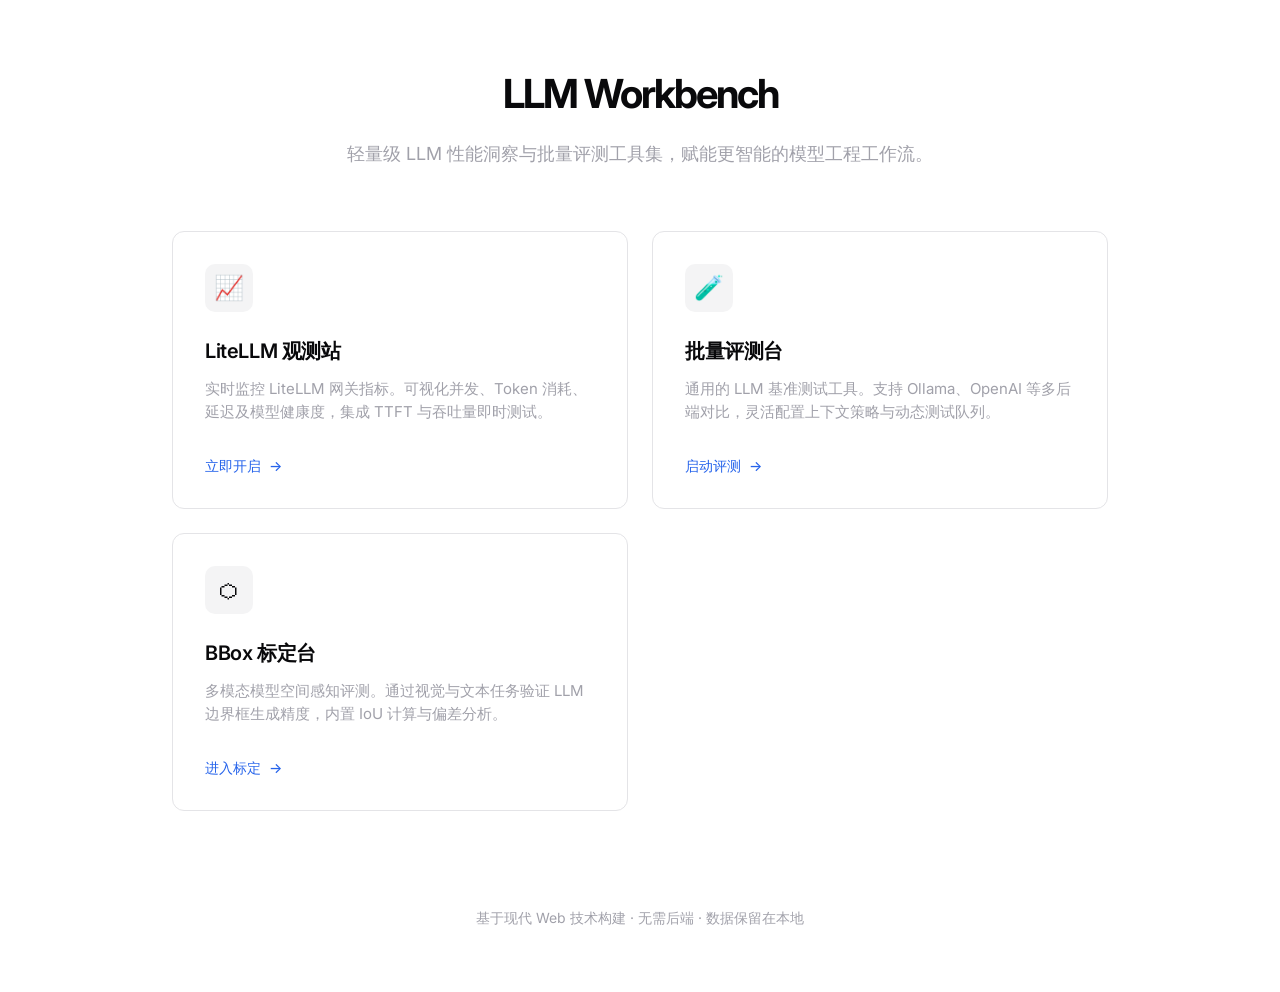
<file: index.html>
<!DOCTYPE html>
<html lang="zh-CN">
<head>
    <meta charset="UTF-8">
    <meta name="viewport" content="width=device-width, initial-scale=1.0">
    <title>LLM Workbench | LLM 工程工具集</title>
    <link rel="preconnect" href="https://fonts.googleapis.com">
    <link rel="preconnect" href="https://fonts.gstatic.com" crossorigin>
    <link href="https://fonts.googleapis.com/css2?family=Inter:wght@300;400;500;600;700&display=swap" rel="stylesheet">
    <style>
        :root {
            --bg: #ffffff;
            --fg: #09090b;
            --muted: #71717a;
            --muted-foreground: #a1a1aa;
            --border: #e4e4e7;
            --accent: #2563eb;
            --accent-foreground: #ffffff;
            --card: #ffffff;
            --card-foreground: #09090b;
            --secondary: #f4f4f5;
            --secondary-foreground: #18181b;
            --radius: 0.75rem;
        }

        @media (prefers-color-scheme: dark) {
            :root {
                --bg: #09090b;
                --fg: #fafafa;
                --muted: #27272a;
                --muted-foreground: #a1a1aa;
                --border: #27272a;
                --accent: #3b82f6;
                --card: #09090b;
                --card-foreground: #fafafa;
                --secondary: #27272a;
                --secondary-foreground: #fafafa;
            }
        }

        * {
            margin: 0;
            padding: 0;
            box-sizing: border-box;
        }

        body {
            background-color: var(--bg);
            color: var(--fg);
            font-family: 'Inter', -apple-system, BlinkMacSystemFont, sans-serif;
            line-height: 1.5;
            -webkit-font-smoothing: antialiased;
        }

        .container {
            max-width: 1000px;
            margin: 0 auto;
            padding: 4rem 2rem;
        }

        header {
            margin-bottom: 4rem;
            text-align: center;
        }

        h1 {
            font-size: 2.5rem;
            font-weight: 700;
            letter-spacing: -0.05em;
            margin-bottom: 1rem;
        }

        .subtitle {
            font-size: 1.125rem;
            color: var(--muted-foreground);
            max-width: 600px;
            margin: 0 auto;
            font-weight: 400;
        }

        .grid {
            display: grid;
            grid-template-columns: repeat(auto-fit, minmax(300px, 1fr));
            gap: 1.5rem;
        }

        .card {
            background: var(--card);
            border: 1px solid var(--border);
            border-radius: var(--radius);
            padding: 2rem;
            transition: all 0.2s ease;
            display: flex;
            flex-direction: column;
            text-decoration: none;
            color: inherit;
        }

        .card:hover {
            border-color: var(--muted-foreground);
            transform: translateY(-2px);
        }

        .card-icon {
            font-size: 1.5rem;
            margin-bottom: 1.5rem;
            display: flex;
            align-items: center;
            justify-content: center;
            width: 3rem;
            height: 3rem;
            background: var(--secondary);
            border-radius: calc(var(--radius) - 2px);
        }

        .card-title {
            font-size: 1.25rem;
            font-weight: 600;
            margin-bottom: 0.75rem;
            letter-spacing: -0.02em;
        }

        .card-description {
            font-size: 0.9375rem;
            color: var(--muted-foreground);
            margin-bottom: 2rem;
            flex-grow: 1;
        }

        .card-link {
            font-size: 0.875rem;
            font-weight: 500;
            color: var(--accent);
            display: flex;
            align-items: center;
            gap: 0.5rem;
        }

        .footer {
            margin-top: 6rem;
            text-align: center;
            font-size: 0.875rem;
            color: var(--muted-foreground);
        }

        @media (max-width: 640px) {
            .container {
                padding: 2rem 1.5rem;
            }
            h1 {
                font-size: 2rem;
            }
        }
    </style>
</head>
<body>
    <div class="container">
        <header>
            <h1>LLM Workbench</h1>
            <p class="subtitle">轻量级 LLM 性能洞察与批量评测工具集，赋能更智能的模型工程工作流。</p>
        </header>

        <main class="grid">
            <a href="litellm-performance.html" class="card">
                <div class="card-icon">📈</div>
                <h2 class="card-title">LiteLLM 观测站</h2>
                <p class="card-description">实时监控 LiteLLM 网关指标。可视化并发、Token 消耗、延迟及模型健康度，集成 TTFT 与吞吐量即时测试。</p>
                <div class="card-link">
                    立即开启 <span>→</span>
                </div>
            </a>

            <a href="LLMtester.html" class="card">
                <div class="card-icon">🧪</div>
                <h2 class="card-title">批量评测台</h2>
                <p class="card-description">通用的 LLM 基准测试工具。支持 Ollama、OpenAI 等多后端对比，灵活配置上下文策略与动态测试队列。</p>
                <div class="card-link">
                    启动评测 <span>→</span>
                </div>
            </a>

            <a href="LLM -bbox.html" class="card">
                <div class="card-icon">⬡</div>
                <h2 class="card-title">BBox 标定台</h2>
                <p class="card-description">多模态模型空间感知评测。通过视觉与文本任务验证 LLM 边界框生成精度，内置 IoU 计算与偏差分析。</p>
                <div class="card-link">
                    进入标定 <span>→</span>
                </div>
            </a>
        </main>

        <footer class="footer">
            <p>基于现代 Web 技术构建 · 无需后端 · 数据保留在本地</p>
        </footer>
    </div>
</body>
</html>
</file>
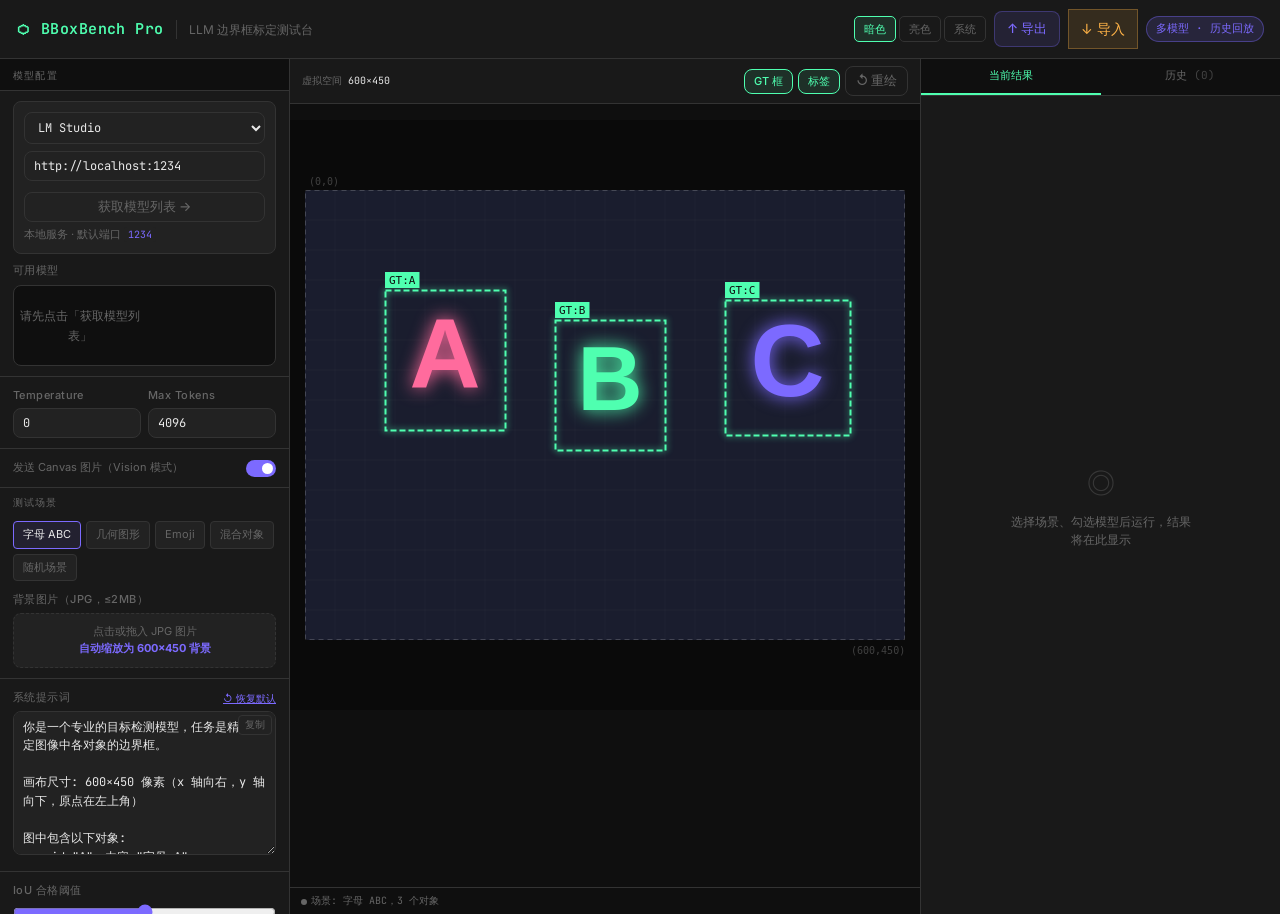
<file: LLM -bbox.html>
<!DOCTYPE html>
<html lang="zh-CN">
<head>
<meta charset="UTF-8">
<meta name="viewport" content="width=device-width, initial-scale=1.0">
<title>BBoxBench Pro · LLM 边界框标定测试台</title>
<style>
@import url('https://fonts.googleapis.com/css2?family=JetBrains+Mono:wght@400;600&family=Inter:wght@300;400;500;600&display=swap');

/* ── Theme ─────────────────────────────────────────────── */
:root,[data-theme="dark"]{
  --bg:#0f0f0f;--surface:#191919;--surface2:#222;
  --border:#2a2a2a;--border2:#333;
  --text:#e8e8e8;--text2:#aaa;--text3:#666;
  --accent:#4fffb0;--accent2:#7c6aff;--accent3:#ffb347;
  --danger:#ff5e7a;--purple:#a78bfa;
  --mono:'JetBrains Mono',monospace;--sans:'Inter',sans-serif;--radius:8px;
}
[data-theme="light"]{
  --bg:#f5f5f4;--surface:#fff;--surface2:#f0f0ef;
  --border:#e0dedd;--border2:#d0cecd;
  --text:#1c1917;--text2:#4b5563;--text3:#71717a;
  --accent:#16a34a;--accent2:#7c3aed;--accent3:#d97706;
  --danger:#dc2626;
}
@media(prefers-color-scheme:light){[data-theme="system"]{
  --bg:#f5f5f4;--surface:#fff;--surface2:#f0f0ef;
  --border:#e0dedd;--border2:#d0cecd;
  --text:#1c1917;--text2:#6b7280;--text3:#a8a29e;
  --accent:#16a34a;--accent2:#7c3aed;--accent3:#d97706;--danger:#dc2626;
}}
@media(prefers-color-scheme:dark){[data-theme="system"]{
  --bg:#0f0f0f;--surface:#191919;--surface2:#222;
  --border:#2a2a2a;--border2:#333;
  --text:#e8e8e8;--text2:#888;--text3:#555;
  --accent:#4fffb0;--accent2:#7c6aff;--accent3:#ffb347;--danger:#ff5e7a;
}}

*{box-sizing:border-box;margin:0;padding:0;}
body{background:var(--bg);color:var(--text);font-family:var(--sans);font-size:14px;line-height:1.6;min-height:100vh;}

/* ── Header ────────────────────────────────────────────── */
header{border-bottom:1px solid var(--border2);padding:9px 16px;display:flex;align-items:center;gap:12px;background:var(--surface);flex-shrink:0;}
.logo{font-family:var(--mono);font-weight:600;font-size:15px;color:var(--accent);letter-spacing:.03em;}
.tagline{color:var(--text3);font-size:12px;border-left:1px solid var(--border2);padding-left:12px;}
.hdr-actions{margin-left:auto;display:flex;gap:8px;align-items:center;flex-wrap:nowrap;}
.badge{background:color-mix(in srgb,var(--accent2) 15%,transparent);border:1px solid color-mix(in srgb,var(--accent2) 40%,transparent);color:var(--accent2);font-size:11px;font-family:var(--mono);padding:3px 9px;border-radius:20px;}
.theme-switcher{display:flex;gap:3px;}
.theme-btn{background:none;border:1px solid var(--border2);color:var(--text3);border-radius:5px;padding:0 9px;height:26px;font-size:11px;cursor:pointer;transition:all .15s;font-family:var(--mono);}
.theme-btn:hover{border-color:var(--text3);color:var(--text);}
.theme-btn.active{border-color:var(--accent);color:var(--accent);background:color-mix(in srgb,var(--accent) 10%,transparent);}

/* ── Layout ────────────────────────────────────────────── */
.layout{display:grid;grid-template-columns:290px 1fr 360px;height:calc(100vh - 45px);overflow:hidden;}

/* ── Left Panel ─────────────────────────────────────────── */
.lpanel{background:var(--surface);border-right:1px solid var(--border2);overflow-y:auto;display:flex;flex-direction:column;}
.panel-title{font-size:10px;font-family:var(--mono);letter-spacing:.12em;color:var(--text3);text-transform:uppercase;padding:9px 13px 6px;border-bottom:1px solid var(--border2);background:var(--bg);position:sticky;top:0;z-index:2;}
.fg{padding:10px 13px;border-bottom:1px solid var(--border2);}
.fl{font-size:11px;color:var(--text3);margin-bottom:4px;font-weight:500;letter-spacing:.04em;}
input,select,textarea{width:100%;background:var(--surface2);border:1px solid var(--border2);color:var(--text);padding:6px 9px;border-radius:var(--radius);font-family:var(--mono);font-size:12px;outline:none;transition:border-color .15s;}
input:focus,select:focus,textarea:focus{border-color:var(--accent2);box-shadow:0 0 0 2px color-mix(in srgb,var(--accent2) 15%,transparent);}
textarea{resize:vertical;min-height:88px;line-height:1.55;}
select option{background:var(--surface2);}
.row2{display:grid;grid-template-columns:1fr 1fr;gap:7px;}

/* ── Buttons ────────────────────────────────────────────── */
button{cursor:pointer;font-family:var(--sans);font-weight:500;border:none;border-radius:var(--radius);transition:all .15s;font-size:13px;}
.btn-primary{background:var(--accent);color:#0d0f14;padding:8px 16px;width:100%;letter-spacing:.02em;}
.btn-primary:hover{filter:brightness(1.12);transform:translateY(-1px);}
.btn-primary:disabled{opacity:.4;cursor:not-allowed;transform:none;}
.btn-danger{background:color-mix(in srgb,var(--danger) 12%,transparent);border:1px solid color-mix(in srgb,var(--danger) 30%,transparent);color:var(--danger);padding:8px 12px;}
.btn-danger:hover{background:color-mix(in srgb,var(--danger) 22%,transparent);}
.btn-purple{background:color-mix(in srgb,var(--accent2) 12%,transparent);border:1px solid color-mix(in srgb,var(--accent2) 30%,transparent);color:var(--accent2);padding:8px 12px;}
.btn-purple:hover{background:color-mix(in srgb,var(--accent2) 22%,transparent);}
.btn-amber{background:color-mix(in srgb,var(--accent3) 12%,transparent);border:1px solid color-mix(in srgb,var(--accent3) 30%,transparent);color:var(--accent3);padding:8px 12px;}
.btn-amber:hover{background:color-mix(in srgb,var(--accent3) 22%,transparent);}
.btn-outline{background:transparent;border:1px solid var(--border2);color:var(--text3);padding:5px 10px;}
.btn-outline:hover{border-color:var(--accent2);color:var(--text);}
.btn-sm{padding:4px 9px;font-size:11px;background:var(--surface2);color:var(--text3);border:1px solid var(--border2);}
.btn-sm:hover{color:var(--text);border-color:var(--text3);}
.btn-sm.active{border-color:var(--accent);color:var(--accent);background:color-mix(in srgb,var(--accent) 10%,transparent);}
.btn-apply{width:100%;margin-top:4px;font-size:11px;padding:4px;background:color-mix(in srgb,var(--accent2) 12%,transparent);border:1px solid color-mix(in srgb,var(--accent2) 35%,transparent);color:var(--accent2);border-radius:4px;cursor:pointer;}
.btn-apply:hover{background:color-mix(in srgb,var(--accent2) 22%,transparent);}

/* ── Server config ─────────────────────────────────────── */
.server-card{background:var(--surface2);border:1px solid var(--border2);border-radius:var(--radius);padding:10px;}
.server-row{display:flex;gap:7px;align-items:flex-start;flex-direction:column;}
.hint{font-size:11px;color:var(--text3);margin-top:4px;line-height:1.5;}
.hint code{font-family:var(--mono);background:var(--surface2);padding:1px 4px;border-radius:3px;font-size:10px;color:var(--accent2);}
.hint a{color:var(--accent2);}
.error-msg{font-size:12px;color:var(--danger);margin-top:5px;}
.models-grid{display:grid;grid-template-columns:1fr 1fr;gap:5px;max-height:180px;overflow-y:auto;padding:4px;border:1px solid var(--border2);border-radius:var(--radius);background:var(--bg);margin-top:6px;}
.model-item{display:flex;align-items:center;gap:7px;padding:5px 8px;border:1px solid var(--border2);border-radius:5px;cursor:pointer;background:var(--surface);transition:border-color .15s;user-select:none;}
.model-item:hover{border-color:var(--accent);}
.model-item.selected{border-color:var(--accent);background:color-mix(in srgb,var(--accent) 8%,transparent);}
.model-item input[type=checkbox]{accent-color:var(--accent);width:12px;height:12px;flex-shrink:0;cursor:pointer;}
.model-name{font-size:11px;color:var(--text2);overflow:hidden;text-overflow:ellipsis;white-space:nowrap;font-family:var(--mono);}
.model-item.selected .model-name{color:var(--accent);}
.empty-msg{font-size:12px;color:var(--text3);text-align:center;padding:1rem 0;}

/* ── Scene buttons ─────────────────────────────────────── */
.scene-btns{display:flex;gap:5px;flex-wrap:wrap;padding:7px 13px 0;}
.scene-btn{font-size:11px;padding:4px 9px;border-radius:4px;background:var(--surface2);border:1px solid var(--border2);color:var(--text3);cursor:pointer;transition:all .12s;}
.scene-btn:hover,.scene-btn.active{border-color:var(--accent2);color:var(--text);background:color-mix(in srgb,var(--accent2) 10%,transparent);}
.section-divider{padding:7px 13px 3px;font-size:10px;color:var(--text3);letter-spacing:.1em;text-transform:uppercase;font-family:var(--mono);}

/* ── Toggles ────────────────────────────────────────────── */
.toggle-row{display:flex;align-items:center;gap:8px;}
.toggle-label{font-size:11px;color:var(--text3);flex:1;}
.toggle{position:relative;width:30px;height:17px;background:var(--border2);border-radius:9px;cursor:pointer;transition:background .2s;flex-shrink:0;}
.toggle.on{background:var(--accent2);}
.toggle::after{content:'';position:absolute;width:11px;height:11px;background:white;border-radius:50%;top:3px;left:3px;transition:transform .2s;}
.toggle.on::after{transform:translateX(13px);}

/* ── BG image upload ─────────────────────────────────────── */
.bg-upload-zone{border:1.5px dashed var(--border2);border-radius:var(--radius);padding:9px 10px;text-align:center;cursor:pointer;transition:border-color .15s;position:relative;background:var(--surface2);}
.bg-upload-zone:hover{border-color:var(--accent2);}
.bg-upload-zone input[type=file]{position:absolute;inset:0;opacity:0;cursor:pointer;width:100%;height:100%;}
.bg-upload-zone .uz-text{font-size:11px;color:var(--text3);pointer-events:none;}
.bg-upload-zone .uz-text b{color:var(--accent2);}
.bg-preview{width:100%;height:50px;object-fit:cover;border-radius:5px;border:1px solid var(--border2);display:none;margin-top:5px;}
.bg-meta{font-size:10px;color:var(--text3);margin-top:3px;font-family:var(--mono);display:none;}
.bg-opacity-row{display:flex;align-items:center;gap:8px;margin-top:5px;}
.bg-opacity-row label{font-size:10px;color:var(--text3);white-space:nowrap;}

/* ── Prompt ─────────────────────────────────────────────── */
.prompt-wrap{position:relative;}
.prompt-copy{position:absolute;top:4px;right:4px;font-size:10px;padding:2px 6px;background:var(--surface2);border:1px solid var(--border2);color:var(--text3);border-radius:4px;cursor:pointer;z-index:1;}
.prompt-copy:hover{color:var(--text);}
.edit-toggle{font-size:10px;color:var(--accent2);cursor:pointer;text-decoration:underline;}

/* ── Canvas ─────────────────────────────────────────────── */
.canvas-area{background:var(--bg);display:flex;flex-direction:column;overflow:hidden;}
.canvas-toolbar{padding:7px 12px;display:flex;align-items:center;gap:5px;border-bottom:1px solid var(--border2);background:var(--surface);flex-shrink:0;flex-wrap:wrap;}
.canvas-toolbar .spacer{flex:1;}
.canvas-wrap{flex:1;overflow:auto;display:flex;align-items:flex-start;justify-content:center;padding:16px;}
.canvas-outer{position:relative;flex-shrink:0;}

/* ── Status ─────────────────────────────────────────────── */
.status-bar{padding:5px 11px;background:var(--bg);border-top:1px solid var(--border2);font-family:var(--mono);font-size:10px;color:var(--text3);display:flex;gap:12px;flex-shrink:0;}
.status-dot{display:inline-block;width:6px;height:6px;border-radius:50%;background:var(--text3);margin-right:4px;vertical-align:middle;}
.status-dot.ok{background:var(--accent);box-shadow:0 0 6px var(--accent);}
.status-dot.busy{background:var(--accent3);animation:pulse 1s infinite;}
.status-dot.err{background:var(--danger);}
@keyframes pulse{0%,100%{opacity:1}50%{opacity:.4}}
@keyframes spin{to{transform:rotate(360deg)}}

/* ── Right panel ─────────────────────────────────────────── */
.results-panel{background:var(--surface);border-left:1px solid var(--border2);display:flex;flex-direction:column;overflow:hidden;}
.tab-bar{display:flex;border-bottom:1px solid var(--border2);background:var(--bg);flex-shrink:0;}
.tab{flex:1;padding:8px 6px;font-size:11px;text-align:center;cursor:pointer;color:var(--text3);border-bottom:2px solid transparent;transition:all .15s;font-family:var(--mono);}
.tab:hover{color:var(--text);}
.tab.active{color:var(--accent);border-bottom-color:var(--accent);}
.tab-panel{display:none;flex:1;overflow-y:auto;padding:10px;}
.tab-panel.active{display:flex;flex-direction:column;}

/* ── Result cards ─────────────────────────────────────────── */
.model-card{border:2px solid var(--accent2);margin-bottom:14px;border-radius:var(--radius);overflow:hidden;}
.model-card-header{background:var(--bg);padding:8px 12px;border-bottom:1px solid var(--border2);display:flex;justify-content:space-between;align-items:center;}
.model-card-name{font-family:var(--mono);font-weight:600;color:var(--accent2);font-size:12px;}
.result-card{background:var(--surface2);border:1px solid var(--border2);border-radius:var(--radius);margin-bottom:8px;overflow:hidden;}
.result-card-head{display:flex;align-items:center;justify-content:space-between;padding:6px 10px;border-bottom:1px solid var(--border2);background:var(--bg);}
.result-label{font-size:13px;font-weight:600;}
.iou-badge{font-family:var(--mono);font-size:11px;font-weight:600;padding:2px 7px;border-radius:4px;}
.iou-good{background:color-mix(in srgb,var(--accent) 15%,transparent);color:var(--accent);border:1px solid color-mix(in srgb,var(--accent) 30%,transparent);}
.iou-mid{background:color-mix(in srgb,var(--accent3) 15%,transparent);color:var(--accent3);border:1px solid color-mix(in srgb,var(--accent3) 30%,transparent);}
.iou-bad{background:color-mix(in srgb,var(--danger) 15%,transparent);color:var(--danger);border:1px solid color-mix(in srgb,var(--danger) 30%,transparent);}
.result-card-body{padding:8px 10px;}
.bbox-compare{display:grid;grid-template-columns:1fr 1fr;gap:7px;margin-bottom:7px;}
.bbox-col .col-title{color:var(--text3);margin-bottom:2px;font-size:10px;letter-spacing:.06em;text-transform:uppercase;}
.bbox-val{font-family:var(--mono);font-size:11px;color:var(--text);}
.pred-edit{display:grid;grid-template-columns:1fr 1fr;gap:4px;margin-top:4px;}
.pred-edit input{padding:3px 5px;font-size:11px;height:24px;}
.pred-edit-label{font-size:9px;color:var(--text3);text-align:center;margin-top:1px;}
.stats-row{display:flex;gap:5px;margin-bottom:5px;}
.stat-item{flex:1;background:var(--bg);border:1px solid var(--border2);border-radius:6px;padding:4px 5px;text-align:center;}
.stat-item .sv{font-family:var(--mono);font-size:12px;font-weight:600;}
.stat-item .sk{font-size:9px;color:var(--text3);text-transform:uppercase;letter-spacing:.06em;margin-top:1px;}
.score-bar-wrap{margin-top:4px;}
.score-bar-label{display:flex;justify-content:space-between;font-size:10px;color:var(--text3);margin-bottom:2px;}
.score-bar-bg{background:var(--border2);height:4px;border-radius:3px;overflow:hidden;}
.score-bar-fill{height:100%;border-radius:3px;transition:width .4s ease;}
.log-box{background:var(--bg);border:1px solid var(--border2);border-radius:var(--radius);padding:7px 9px;font-family:var(--mono);font-size:10px;color:var(--text3);max-height:110px;overflow-y:auto;white-space:pre-wrap;word-break:break-all;margin-top:5px;}
.oob-tag{display:inline-block;font-size:9px;font-family:var(--mono);padding:1px 5px;border-radius:3px;background:color-mix(in srgb,var(--accent3) 15%,transparent);color:var(--accent3);border:1px solid color-mix(in srgb,var(--accent3) 35%,transparent);margin-left:5px;vertical-align:middle;}
.pred-label-tag{font-size:10px;color:var(--text3);font-family:var(--mono);margin-top:4px;}
.pred-label-val{color:var(--accent2);font-style:italic;}
.raw-response{font-family:var(--mono);font-size:10px;white-space:pre-wrap;word-break:break-all;}

/* ── Summary strip ─────────────────────────────────────── */
.summary-strip{display:flex;gap:1px;margin-bottom:9px;border-radius:var(--radius);overflow:hidden;border:1px solid var(--border2);}
.summary-strip .seg{flex:1;padding:5px 4px;text-align:center;background:var(--surface2);}
.summary-strip .seg .sv{font-family:var(--mono);font-size:13px;font-weight:700;}
.summary-strip .seg .sk{font-size:9px;color:var(--text3);text-transform:uppercase;letter-spacing:.05em;}
.summary-strip .seg.green .sv{color:var(--accent);}
.summary-strip .seg.yellow .sv{color:var(--accent3);}
.summary-strip .seg.red .sv{color:var(--danger);}

/* ── History ────────────────────────────────────────────── */
.sess-item{background:var(--surface2);border:1px solid var(--border2);border-radius:var(--radius);margin-bottom:7px;overflow:hidden;cursor:pointer;transition:border-color .15s;}
.sess-item:hover{border-color:var(--accent2);}
.sess-item.active-sess{border-color:var(--accent);}
.sess-head{display:flex;align-items:center;justify-content:space-between;padding:6px 10px;background:var(--bg);}
.sess-title{font-size:12px;font-weight:600;}
.sess-meta{font-size:10px;color:var(--text3);font-family:var(--mono);}
.sess-body{padding:6px 10px;font-size:11px;color:var(--text3);}

/* ── Empty ──────────────────────────────────────────────── */
.empty-state{display:flex;flex-direction:column;align-items:center;justify-content:center;height:100%;color:var(--text3);text-align:center;gap:7px;}
.empty-state .icon{font-size:28px;opacity:.4;}
.empty-state p{font-size:12px;max-width:180px;line-height:1.5;}

::-webkit-scrollbar{width:4px;height:4px;}
::-webkit-scrollbar-track{background:transparent;}
::-webkit-scrollbar-thumb{background:var(--border2);border-radius:2px;}
::-webkit-scrollbar-thumb:hover{background:var(--text3);}
</style>
</head>
<body>

<!-- ── Header ──────────────────────────────────────────────── -->
<header>
  <div class="logo">⬡ BBoxBench Pro</div>
  <div class="tagline">LLM 边界框标定测试台</div>
  <div class="hdr-actions">
    <div class="theme-switcher">
      <button class="theme-btn active" data-theme-btn="dark">暗色</button>
      <button class="theme-btn" data-theme-btn="light">亮色</button>
      <button class="theme-btn" data-theme-btn="system">系统</button>
    </div>
    <button class="btn-purple" onclick="exportSessions()" title="导出所有历史记录 JSON">↑ 导出</button>
    <label class="btn-amber" style="cursor:pointer" title="导入历史记录 JSON">↓ 导入<input type="file" accept=".json" style="display:none" onchange="importSessions(event)"></label>
    <div class="badge">多模型 · 历史回放</div>
  </div>
</header>

<div class="layout">

<!-- ══ LEFT CONFIG PANEL ══════════════════════════════════ -->
<div class="lpanel">
  <div class="panel-title">模型配置</div>
  <div class="fg">
    <div class="server-card">
      <div class="server-row">
        <select id="serverType" style="width:100%"></select>
        <input id="serverUrl" type="text" value="http://localhost:1234" style="width:100%;font-family:var(--mono);font-size:12px;"/>
        <button id="fetchBtn" class="btn-outline" style="width:100%;margin-top:4px;">获取模型列表 →</button>
      </div>
      <div id="apiKeyRow" style="display:none;margin-top:8px;">
        <div class="fl" id="apiKeyLabel">API Key</div>
        <input id="apiKey" type="password" placeholder="sk-..."/>
      </div>
      <div class="hint" id="serverHint"></div>
      <div id="fetchError" class="error-msg" style="display:none;"></div>
    </div>
    <div class="fl" style="margin-top:8px;">可用模型 <span id="modelCount" style="opacity:.6;font-style:italic;font-weight:400"></span></div>
    <div id="modelsGrid" class="models-grid"><div class="empty-msg">请先点击「获取模型列表」</div></div>
  </div>

  <div class="fg">
    <div class="row2">
      <div><div class="fl">Temperature</div><input type="number" id="temperature" value="0" min="0" max="2" step="0.1"/></div>
      <div><div class="fl">Max Tokens</div><input type="number" id="maxTokens" value="4096" min="256" max="32000"/></div>
    </div>
  </div>

  <div class="fg">
    <div class="toggle-row">
      <div class="toggle-label">发送 Canvas 图片（Vision 模式）</div>
      <div class="toggle on" id="visionToggle" onclick="toggleVision()"></div>
    </div>
  </div>

  <div class="section-divider">测试场景</div>
  <div class="scene-btns">
    <div class="scene-btn active" onclick="loadScene('letters')" data-scene="letters">字母 ABC</div>
    <div class="scene-btn" onclick="loadScene('shapes')" data-scene="shapes">几何图形</div>
    <div class="scene-btn" onclick="loadScene('emoji')" data-scene="emoji">Emoji</div>
    <div class="scene-btn" onclick="loadScene('mixed')" data-scene="mixed">混合对象</div>
    <div class="scene-btn" onclick="loadScene('random')" data-scene="random">随机场景</div>
  </div>

  <div class="fg">
    <div class="fl">背景图片（JPG，≤2MB）</div>
    <div class="bg-upload-zone" id="bgUploadZone">
      <input type="file" accept="image/jpeg,image/jpg" onchange="loadBgImage(event)">
      <div class="uz-text">点击或拖入 JPG 图片<br><b>自动缩放为 600×450 背景</b></div>
    </div>
    <img id="bgPreview" class="bg-preview" alt="背景预览">
    <div id="bgMeta" class="bg-meta"></div>
    <div id="bgOpacityRow" class="bg-opacity-row" style="display:none">
      <label>透明度</label>
      <input type="range" id="bgOpacity" min="0.1" max="1" step="0.05" value="1"
             oninput="document.getElementById('bgOpVal').textContent=Math.round(this.value*100)+'%';redrawScene()"
             style="flex:1;padding:0;border:none;background:none;accent-color:var(--accent2)">
      <span id="bgOpVal" style="font-family:var(--mono);font-size:10px;color:var(--text3);min-width:30px">100%</span>
    </div>
    <button id="bgClearBtn" onclick="clearBgImage()" style="display:none;margin-top:5px;width:100%;font-size:11px;padding:4px;background:color-mix(in srgb,var(--danger) 12%,transparent);border:1px solid color-mix(in srgb,var(--danger) 30%,transparent);color:var(--danger);border-radius:4px;cursor:pointer;">✕ 移除背景图</button>
  </div>

  <div class="fg">
    <div style="display:flex;align-items:center;justify-content:space-between;margin-bottom:4px">
      <div class="fl" style="margin:0">系统提示词</div>
      <span class="edit-toggle" onclick="resetPrompt()">↺ 恢复默认</span>
    </div>
    <div class="prompt-wrap">
      <textarea id="sysPrompt" rows="7"></textarea>
      <button class="prompt-copy" onclick="copyPrompt()">复制</button>
    </div>
  </div>

  <div class="fg">
    <div class="fl">IoU 合格阈值</div>
    <input type="range" id="iouThreshold" min="0.1" max="0.9" step="0.05" value="0.5"
           oninput="document.getElementById('iouVal').textContent=this.value;recomputeIfDone()"
           style="padding:0;border:none;background:none;accent-color:var(--accent2)">
    <div style="font-family:var(--mono);font-size:11px;color:var(--text3);margin-top:2px">阈值: <span id="iouVal">0.5</span></div>
  </div>

  <div class="fg" style="display:flex;gap:7px;">
    <button class="btn-primary" id="runBtn" onclick="runBenchmark()" style="flex:1">▶ 运行测试</button>
    <button class="btn-danger" onclick="resetAll()" title="清除当前结果">✕</button>
  </div>
</div>

<!-- ══ CENTER CANVAS ══════════════════════════════════════ -->
<div class="canvas-area">
  <div class="canvas-toolbar">
    <span style="font-size:10px;color:var(--text3);font-family:var(--mono)">虚拟空间 <span id="canvasSizeLabel" style="color:var(--text)">600×450</span></span>
    <div class="spacer"></div>
    <button class="btn-sm active" id="gtBtn" onclick="toggleGroundTruth()">GT 框</button>
    <div id="predBtnsContainer" style="display:contents"></div>
    <button class="btn-sm active" id="labelBtn" onclick="toggleLabels()">标签</button>
    <button class="btn-outline" onclick="redrawScene()">↺ 重绘</button>
  </div>
  <div class="canvas-wrap">
    <div class="canvas-outer" id="canvasOuter">
      <canvas id="mainCanvas" width="600" height="450" style="position:absolute;border-radius:3px;"></canvas>
      <canvas id="overlayCanvas" style="position:absolute;top:0;left:0;pointer-events:none;z-index:2;"></canvas>
      <canvas id="boundaryCanvas" style="position:absolute;top:0;left:0;pointer-events:none;z-index:3;"></canvas>
    </div>
  </div>
  <div class="status-bar">
    <span><span class="status-dot" id="statusDot"></span><span id="statusText">就绪</span></span>
    <span id="statusExtra" style="color:var(--text3)"></span>
  </div>
</div>

<!-- ══ RIGHT PANEL ════════════════════════════════════════ -->
<div class="results-panel">
  <div class="tab-bar">
    <div class="tab active" onclick="switchTab('current')" id="tab-current">当前结果</div>
    <div class="tab" onclick="switchTab('history')" id="tab-history">历史 <span id="historyCount" style="opacity:.6">(0)</span></div>
  </div>
  <div class="tab-panel active" id="panel-current">
    <div class="empty-state" id="currentEmpty">
      <div class="icon">◎</div>
      <p>选择场景、勾选模型后运行，结果将在此显示</p>
    </div>
    <div id="currentResults"></div>
  </div>
  <div class="tab-panel" id="panel-history">
    <div class="empty-state" id="historyEmpty">
      <div class="icon">⏱</div>
      <p>暂无历史记录<br>运行测试后自动保存</p>
    </div>
    <div id="historyList"></div>
  </div>
</div>

</div><!-- .layout -->

<script>
// ════════════════════════════════════════════════════════
// SERVERS CONFIG (inline from llm.js)
// ════════════════════════════════════════════════════════
const SERVERS={
  ollama:{group:'本地服务',label:'Ollama',defaultUrl:'http://localhost:11434',needsKey:false,hint:'本地服务 · 默认端口 <code>11434</code>',modelsPath:'/api/tags',modelsExtract:d=>(d.models||[]).map(m=>m.name||m.model).filter(Boolean),completionPath:'/api/chat',buildBody:(model,messages,stream)=>({model,messages,stream}),streamFormat:'ndjson'},
  lmstudio:{group:'本地服务',label:'LM Studio',defaultUrl:'http://localhost:1234',needsKey:false,hint:'本地服务 · 默认端口 <code>1234</code>',modelsPath:'/v1/models',modelsExtract:d=>(d.data||[]).map(m=>m.id).filter(Boolean),completionPath:'/v1/chat/completions',buildBody:(model,messages,stream)=>({model,messages,stream,temperature:0.7,max_tokens:2048}),streamFormat:'sse'},
  llamacpp:{group:'本地服务',label:'llama.cpp',defaultUrl:'http://localhost:8080',needsKey:false,hint:'本地服务 · 默认端口 <code>8080</code>',modelsPath:'/v1/models',modelsExtract:d=>(d.data||[]).map(m=>m.id).filter(Boolean),completionPath:'/v1/chat/completions',buildBody:(model,messages,stream)=>({model,messages,stream,temperature:0.7,max_predict:2048}),streamFormat:'sse'},
  jan:{group:'本地服务',label:'Jan',defaultUrl:'http://localhost:1337',needsKey:false,hint:'本地服务 · 默认端口 <code>1337</code>',modelsPath:'/v1/models',modelsExtract:d=>(d.data||[]).map(m=>m.id).filter(Boolean),completionPath:'/v1/chat/completions',buildBody:(model,messages,stream)=>({model,messages,stream,temperature:0.7,max_tokens:2048}),streamFormat:'sse'},
  litellm:{group:'本地服务',label:'LiteLLM',defaultUrl:'http://localhost:4000',needsKey:'optional',hint:'本地/自托管 · 默认端口 <code>4000</code> · 统一代理 OpenAI / Claude / Gemini 等 100+ 模型',modelsPath:'/v1/models',modelsExtract:d=>(d.data||[]).map(m=>m.id).filter(Boolean),completionPath:'/v1/chat/completions',buildBody:(model,messages,stream)=>({model,messages,stream,max_tokens:2048}),streamFormat:'sse'},
  openai:{group:'在线服务',label:'OpenAI',defaultUrl:'https://api.openai.com',needsKey:true,hint:'在线服务 · <a href="https://platform.openai.com/api-keys" target="_blank">获取 API Key</a> · 视觉模型支持图片',modelsPath:'/v1/models',modelsExtract:d=>(d.data||[]).map(m=>m.id).filter(Boolean),completionPath:'/v1/chat/completions',buildBody:(model,messages,stream)=>({model,messages,stream,max_tokens:2048}),streamFormat:'sse'},
  nvidia:{group:'在线服务',label:'NVIDIA NIM',defaultUrl:'https://integrate.api.nvidia.com',needsKey:true,hint:'在线服务 · <a href="https://build.nvidia.com" target="_blank">获取 API Key</a> · 前缀 <code>nvapi-</code>',modelsPath:'/v1/models',modelsExtract:d=>(d.data||[]).map(m=>m.id).filter(Boolean),completionPath:'/v1/chat/completions',buildBody:(model,messages,stream)=>({model,messages,stream,max_tokens:2048}),streamFormat:'sse'},
  anthropic:{group:'在线服务',label:'Anthropic',defaultUrl:'https://api.anthropic.com',needsKey:true,hint:'在线服务 · <a href="https://console.anthropic.com/" target="_blank">获取 API Key</a>',modelsPath:'/v1/models',modelsExtract:d=>(d.data||[]).map(m=>m.id).filter(Boolean),completionPath:'/v1/messages',buildBody:(model,messages,stream)=>{const system=messages.find(m=>m.role==='system')?.content||'';const userMessages=messages.filter(m=>m.role!=='system').map(m=>{if(Array.isArray(m.content)){return{role:m.role,content:m.content.map(c=>{if(c.type==='image_url'){const base64=c.image_url.url.split(',')[1];const media_type=c.image_url.url.split(';')[0].split(':')[1];return{type:'image',source:{type:'base64',media_type,data:base64}};}return c;})}}return m;});return{model,system,messages:userMessages,max_tokens:4096,stream};},streamFormat:'sse',customHeaders:(key)=>({'x-api-key':key,'anthropic-version':'2023-06-01','anthropic-dangerous-direct-browser-access':'true'})},
  anthropic_compat:{group:'在线服务',label:'Anthropic (via proxy)',defaultUrl:'https://your-proxy.example.com',needsKey:'optional',hint:'需通过 OpenAI 兼容代理访问，直接请求官方端点会有 CORS 限制',modelsPath:'/v1/models',modelsExtract:d=>(d.data||[]).map(m=>m.id).filter(Boolean),completionPath:'/v1/chat/completions',buildBody:(model,messages,stream)=>({model,messages,stream,max_tokens:2048}),streamFormat:'sse'},
  groq:{group:'在线服务',label:'Groq',defaultUrl:'https://api.groq.com',needsKey:true,hint:'在线服务 · <a href="https://console.groq.com/keys" target="_blank">获取 API Key</a>',modelsPath:'/openai/v1/models',modelsExtract:d=>(d.data||[]).map(m=>m.id).filter(Boolean),completionPath:'/openai/v1/chat/completions',buildBody:(model,messages,stream)=>({model,messages,stream,max_tokens:2048}),streamFormat:'sse'},
  mistral:{group:'在线服务',label:'Mistral',defaultUrl:'https://api.mistral.ai',needsKey:true,hint:'在线服务 · <a href="https://console.mistral.ai/api-keys" target="_blank">获取 API Key</a>',modelsPath:'/v1/models',modelsExtract:d=>(d.data||[]).map(m=>m.id).filter(Boolean),completionPath:'/v1/chat/completions',buildBody:(model,messages,stream)=>({model,messages,stream,max_tokens:2048}),streamFormat:'sse'},
  openrouter:{group:'在线服务',label:'OpenRouter',defaultUrl:'https://openrouter.ai',needsKey:true,hint:'在线服务 · <a href="https://openrouter.ai/keys" target="_blank">获取 API Key</a> · 支持多模态模型',modelsPath:'/api/v1/models',modelsExtract:d=>(d.data||[]).map(m=>m.id).filter(Boolean),completionPath:'/api/v1/chat/completions',buildBody:(model,messages,stream)=>({model,messages,stream,max_tokens:2048}),streamFormat:'sse'},
  deepseek:{group:'在线服务',label:'DeepSeek',defaultUrl:'https://api.deepseek.com',needsKey:true,hint:'在线服务 · <a href="https://platform.deepseek.com/api_keys" target="_blank">获取 API Key</a>',modelsPath:'/v1/models',modelsExtract:d=>(d.data||[]).map(m=>m.id).filter(Boolean),completionPath:'/v1/chat/completions',buildBody:(model,messages,stream)=>({model,messages,stream,max_tokens:2048}),streamFormat:'sse'},
  siliconflow:{group:'在线服务',label:'SiliconFlow',defaultUrl:'https://api.siliconflow.cn',needsKey:true,hint:'在线服务 · <a href="https://cloud.siliconflow.cn/account/ak" target="_blank">获取 API Key</a> · 国内可直连',modelsPath:'/v1/models',modelsExtract:d=>(d.data||[]).map(m=>m.id).filter(Boolean),completionPath:'/v1/chat/completions',buildBody:(model,messages,stream)=>({model,messages,stream,max_tokens:2048}),streamFormat:'sse'},
  zhipu:{group:'在线服务',label:'智谱 GLM',defaultUrl:'https://open.bigmodel.cn/api/paas/v4',needsKey:true,hint:'在线服务 · <a href="https://open.bigmodel.cn/usercenter/apikeys" target="_blank">获取 API Key</a>',modelsPath:'/models',modelsExtract:d=>(d.data||[]).map(m=>m.id).filter(Boolean),completionPath:'/chat/completions',buildBody:(model,messages,stream)=>({model,messages,stream,max_tokens:2048}),streamFormat:'sse'},
  custom:{group:'自定义',label:'自定义 OpenAI 兼容端点',defaultUrl:'http://localhost:8000',needsKey:'optional',hint:'自定义 OpenAI 兼容端点 · API Key 可留空',modelsPath:'/v1/models',modelsExtract:d=>(d.data||[]).map(m=>m.id).filter(Boolean),completionPath:'/v1/chat/completions',buildBody:(model,messages,stream)=>({model,messages,stream,max_tokens:2048}),streamFormat:'sse'},
};

// ════════════════════════════════════════════════════════
// Constants
// ════════════════════════════════════════════════════════
const CW=600, CH=450, OFX=100, OFY=70;
const COLORS={
  get gt(){return gc('--accent');},
  get pred(){return gc('--accent2');},
  get miss(){return gc('--danger');},
  get warn(){return gc('--accent3');}
};
function gc(v){return getComputedStyle(document.documentElement).getPropertyValue(v).trim()||'#888';}

// ════════════════════════════════════════════════════════
// State
// ════════════════════════════════════════════════════════
const state={
  scene:null, currentSceneName:null,
  groundTruth:[],
  showGT:true, showLabels:true,
  visionEnabled:true, running:false,
  allResults:null,       // {modelId: {results, elapsed, rawText}}
  visibleModels:new Set(),
  sessions:[],           // history
  bgImageB64:null, bgImageObj:null
};

let models=[], selectedModels=new Set();

// ════════════════════════════════════════════════════════
// Server UI
// ════════════════════════════════════════════════════════
function renderServerSelect(selectEl,def){
  const groups={};
  for(const[k,c]of Object.entries(SERVERS)){
    const g=c.group||'其他';
    if(!groups[g])groups[g]=[];
    groups[g].push({key:k,label:c.label});
  }
  selectEl.innerHTML='';
  const order=['本地服务','在线服务','自定义'];
  for(const gn of order){
    if(!groups[gn])continue;
    const og=document.createElement('optgroup');og.label=gn;
    for(const s of groups[gn]){
      const o=document.createElement('option');o.value=s.key;o.textContent=s.label;
      if(s.key===def)o.selected=true;
      og.appendChild(o);
    }
    selectEl.appendChild(og);
  }
}
function applyServerProfile(type){
  const p=SERVERS[type];if(!p)return;
  document.getElementById('serverUrl').value=p.defaultUrl;
  document.getElementById('serverHint').innerHTML=p.hint;
  const kr=document.getElementById('apiKeyRow');
  const kl=document.getElementById('apiKeyLabel');
  if(p.needsKey===true){kr.style.display='block';kl.textContent='API Key';}
  else if(p.needsKey==='optional'){kr.style.display='block';kl.textContent='API Key（可选）';}
  else kr.style.display='none';
}
function getHeaders(type,key){
  const p=SERVERS[type];
  let h={'Content-Type':'application/json'};
  if(p&&p.customHeaders)Object.assign(h,p.customHeaders(key));
  else if(key)h['Authorization']=`Bearer ${key}`;
  return h;
}
async function fetchModelsWrapper(){
  const type=document.getElementById('serverType').value;
  const url=document.getElementById('serverUrl').value;
  const key=document.getElementById('apiKey').value.trim();
  const errEl=document.getElementById('fetchError');
  errEl.style.display='none';
  const btn=document.getElementById('fetchBtn');
  btn.disabled=true;btn.textContent='获取中...';
  selectedModels.clear();
  const p=SERVERS[type];const base=url.trim().replace(/\/$/,'');
  try{
    const res=await fetch(`${base}${p.modelsPath}`,{headers:getHeaders(type,key)});
    if(!res.ok)throw new Error(`HTTP ${res.status}`);
    const data=await res.json();
    models=p.modelsExtract(data);
    if(!models.length)throw new Error('无可用模型');
    renderModelsGrid();
    document.getElementById('modelCount').textContent=`(${models.length} 个)`;
  }catch(e){
    errEl.textContent=`连接失败: ${e.message}`;errEl.style.display='block';
  }
  btn.disabled=false;btn.textContent='获取模型列表 →';
}
function renderModelsGrid(){
  const grid=document.getElementById('modelsGrid');grid.innerHTML='';
  if(!models.length){grid.innerHTML='<div class="empty-msg">暂无模型</div>';return;}
  models.forEach(m=>{
    const label=document.createElement('label');
    label.className='model-item'+(selectedModels.has(m)?' selected':'');
    const cb=document.createElement('input');cb.type='checkbox';cb.checked=selectedModels.has(m);
    const span=document.createElement('span');span.className='model-name';span.textContent=m;span.title=m;
    label.appendChild(cb);label.appendChild(span);
    cb.onchange=()=>{
      if(cb.checked)selectedModels.add(m);else selectedModels.delete(m);
      label.className='model-item'+(selectedModels.has(m)?' selected':'');
      document.getElementById('runBtn').disabled=selectedModels.size===0;
    };
    label.onclick=e=>{if(e.target!==cb){e.preventDefault();cb.checked=!cb.checked;cb.dispatchEvent(new Event('change'));}};
    grid.appendChild(label);
  });
}

// ════════════════════════════════════════════════════════
// Canvas Setup
// ════════════════════════════════════════════════════════
const mainCanvas=document.getElementById('mainCanvas');
const overlayCanvas=document.getElementById('overlayCanvas');
const boundaryCanvas=document.getElementById('boundaryCanvas');
const ctx=mainCanvas.getContext('2d');
const octx=overlayCanvas.getContext('2d');
const bctx=boundaryCanvas.getContext('2d');
const OW=CW+OFX*2, OH=CH+OFY*2;
const outer=document.getElementById('canvasOuter');
outer.style.width=OW+'px';outer.style.height=OH+'px';
mainCanvas.style.left=OFX+'px';mainCanvas.style.top=OFY+'px';
overlayCanvas.width=OW;overlayCanvas.height=OH;
boundaryCanvas.width=OW;boundaryCanvas.height=OH;
document.getElementById('canvasSizeLabel').textContent=`${CW}×${CH}`;

function drawBoundary(){
  bctx.clearRect(0,0,OW,OH);
  bctx.fillStyle='rgba(0,0,0,0.3)';
  bctx.fillRect(0,0,OW,OFY);bctx.fillRect(0,OFY+CH,OW,OFY);
  bctx.fillRect(0,OFY,OFX,CH);bctx.fillRect(OFX+CW,OFY,OFX,CH);
  bctx.save();bctx.strokeStyle='rgba(255,255,255,0.18)';bctx.lineWidth=1;bctx.setLineDash([5,4]);
  bctx.strokeRect(OFX+.5,OFY+.5,CW-1,CH-1);bctx.restore();
  bctx.font='10px JetBrains Mono,monospace';bctx.fillStyle='rgba(255,255,255,0.22)';
  bctx.fillText('(0,0)',OFX+4,OFY-5);bctx.fillText(`(${CW},${CH})`,OFX+CW-54,OFY+CH+14);
}

// ════════════════════════════════════════════════════════
// Scenes
// ════════════════════════════════════════════════════════
const SCENES={
  letters:{name:'字母 ABC',background:'#1a1d2e',objects:[
    {id:'A',x:80,y:100,w:120,h:140,color:'#ff6b9d',type:'text',label:'字母 A'},
    {id:'B',x:250,y:130,w:110,h:130,color:'#4fffb0',type:'text',label:'字母 B'},
    {id:'C',x:420,y:110,w:125,h:135,color:'#7c6aff',type:'text',label:'字母 C'},
  ]},
  shapes:{name:'几何图形',background:'#111420',objects:[
    {id:'红圆',x:60,y:80,w:130,h:130,color:'#ff5e7a',type:'circle',label:'红色圆形'},
    {id:'绿方',x:240,y:160,w:140,h:140,color:'#4fffb0',type:'rect',label:'绿色正方形'},
    {id:'蓝三角',x:400,y:80,w:160,h:140,color:'#7c6aff',type:'triangle',label:'蓝色三角形'},
  ]},
  emoji:{name:'Emoji',background:'#14110f',objects:[
    {id:'星星',x:70,y:90,w:120,h:120,color:'#ffb347',type:'emoji',label:'黄色星星',emoji:'⭐'},
    {id:'心形',x:250,y:150,w:110,h:110,color:'#ff6b9d',type:'emoji',label:'红色爱心',emoji:'❤️'},
    {id:'火焰',x:410,y:100,w:120,h:130,color:'#ff8c42',type:'emoji',label:'橙色火焰',emoji:'🔥'},
  ]},
  mixed:{name:'混合对象',background:'#0f1318',objects:[
    {id:'X',x:60,y:90,w:110,h:130,color:'#ff5e7a',type:'text',label:'字母 X'},
    {id:'圆',x:230,y:120,w:120,h:120,color:'#4fffb0',type:'circle',label:'绿色圆形'},
    {id:'★',x:390,y:80,w:130,h:130,color:'#ffb347',type:'star',label:'金色五角星'},
  ]},
  random:{name:'随机场景',background:'#0d1117',objects:[]}
};
function generateRandomObjects(){
  const items=[{id:'①',label:'标号①',type:'text'},{id:'②',label:'标号②',type:'circle'},{id:'③',label:'标号③',type:'rect'},{id:'④',label:'标号④',type:'triangle'}];
  const colors=['#ff6b9d','#4fffb0','#7c6aff','#ffb347'];
  const objs=[],used=[];
  for(let i=0;i<3;i++){
    let tries=0,x,y,w=90+Math.random()*90,h=90+Math.random()*90;
    do{x=40+Math.random()*(CW-w-80);y=40+Math.random()*(CH-h-80);tries++;}
    while(tries<80&&used.some(u=>rectsOverlap(x,y,w,h,u.x,u.y,u.w,u.h,24)));
    used.push({x,y,w,h});
    objs.push({...items[i],x:Math.round(x),y:Math.round(y),w:Math.round(w),h:Math.round(h),color:colors[i]});
  }
  return objs;
}
function rectsOverlap(ax,ay,aw,ah,bx,by,bw,bh,pad=0){return!(ax+aw+pad<bx||bx+bw+pad<ax||ay+ah+pad<by||by+bh+pad<ay);}

// ════════════════════════════════════════════════════════
// Drawing
// ════════════════════════════════════════════════════════
function drawScene(scene){
  ctx.clearRect(0,0,CW,CH);
  if(state.bgImageObj){
    ctx.fillStyle=scene.background;ctx.fillRect(0,0,CW,CH);
    const op=parseFloat(document.getElementById('bgOpacity')?.value||1);
    ctx.globalAlpha=op;ctx.drawImage(state.bgImageObj,0,0,CW,CH);ctx.globalAlpha=1;
    const vg=ctx.createRadialGradient(CW/2,CH/2,CW*.3,CW/2,CH/2,CW*.8);
    vg.addColorStop(0,'rgba(0,0,0,0)');vg.addColorStop(1,'rgba(0,0,0,0.35)');
    ctx.fillStyle=vg;ctx.fillRect(0,0,CW,CH);
  }else{ctx.fillStyle=scene.background;ctx.fillRect(0,0,CW,CH);}
  ctx.strokeStyle=state.bgImageObj?'rgba(255,255,255,0.06)':'rgba(255,255,255,0.025)';ctx.lineWidth=1;
  for(let x=0;x<CW;x+=30){ctx.beginPath();ctx.moveTo(x,0);ctx.lineTo(x,CH);ctx.stroke();}
  for(let y=0;y<CH;y+=30){ctx.beginPath();ctx.moveTo(0,y);ctx.lineTo(CW,y);ctx.stroke();}
  scene.objects.forEach(o=>drawObject(ctx,o));
}
function drawObject(c,obj){
  c.save();
  const lbl=obj.label.replace(/字母\s*/,'');
  if(obj.type==='text'){const fs=Math.min(obj.w,obj.h)*.82;c.font=`900 ${fs}px Inter,sans-serif`;c.fillStyle=obj.color;c.textAlign='center';c.textBaseline='middle';c.shadowColor=obj.color;c.shadowBlur=18;c.fillText(lbl.length<=2?lbl:obj.id,obj.x+obj.w/2,obj.y+obj.h/2);}
  else if(obj.type==='circle'){const cx=obj.x+obj.w/2,cy=obj.y+obj.h/2,r=Math.min(obj.w,obj.h)/2;c.beginPath();c.arc(cx,cy,r,0,Math.PI*2);c.fillStyle=obj.color+'22';c.fill();c.strokeStyle=obj.color;c.lineWidth=3;c.shadowColor=obj.color;c.shadowBlur=12;c.stroke();c.font='600 13px Inter';c.fillStyle=obj.color;c.textAlign='center';c.textBaseline='middle';c.shadowBlur=0;c.fillText(obj.id,cx,cy);}
  else if(obj.type==='rect'){c.fillStyle=obj.color+'18';c.fillRect(obj.x,obj.y,obj.w,obj.h);c.strokeStyle=obj.color;c.lineWidth=3;c.shadowColor=obj.color;c.shadowBlur=12;c.strokeRect(obj.x+1,obj.y+1,obj.w-2,obj.h-2);c.font='600 13px Inter';c.fillStyle=obj.color;c.textAlign='center';c.textBaseline='middle';c.shadowBlur=0;c.fillText(obj.id,obj.x+obj.w/2,obj.y+obj.h/2);}
  else if(obj.type==='triangle'){c.beginPath();c.moveTo(obj.x+obj.w/2,obj.y);c.lineTo(obj.x+obj.w,obj.y+obj.h);c.lineTo(obj.x,obj.y+obj.h);c.closePath();c.fillStyle=obj.color+'18';c.fill();c.strokeStyle=obj.color;c.lineWidth=3;c.shadowColor=obj.color;c.shadowBlur=12;c.stroke();c.font='600 13px Inter';c.fillStyle=obj.color;c.textAlign='center';c.textBaseline='middle';c.shadowBlur=0;c.fillText(obj.id,obj.x+obj.w/2,obj.y+obj.h*.65);}
  else if(obj.type==='star'){drawStar(c,obj.x+obj.w/2,obj.y+obj.h/2,Math.min(obj.w,obj.h)/2,obj.color);c.font='600 12px Inter';c.fillStyle=obj.color;c.textAlign='center';c.textBaseline='middle';c.fillText(obj.id,obj.x+obj.w/2,obj.y+obj.h/2);}
  else if(obj.type==='emoji'){const fs=Math.min(obj.w,obj.h)*.72;c.font=`${fs}px serif`;c.textAlign='center';c.textBaseline='middle';c.fillText(obj.emoji||obj.id,obj.x+obj.w/2,obj.y+obj.h/2);}
  c.restore();
}
function drawStar(c,cx,cy,r,color){c.save();c.beginPath();for(let i=0;i<5;i++){const a=Math.PI/180*(72*i-90),ia=Math.PI/180*(72*i-54);i===0?c.moveTo(cx+r*Math.cos(a),cy+r*Math.sin(a)):c.lineTo(cx+r*Math.cos(a),cy+r*Math.sin(a));c.lineTo(cx+r*.4*Math.cos(ia),cy+r*.4*Math.sin(ia));}c.closePath();c.fillStyle=color+'33';c.fill();c.strokeStyle=color;c.lineWidth=2.5;c.shadowColor=color;c.shadowBlur=10;c.stroke();c.restore();}
function isOOB(b){return b.x<0||b.y<0||b.x+b.w>CW||b.y+b.h>CH;}

function drawOverlay(){
  octx.clearRect(0,0,OW,OH);
  if(state.showGT&&state.groundTruth.length){
    state.groundTruth.forEach(obj=>{
      octx.save();octx.strokeStyle=COLORS.gt;octx.lineWidth=2;octx.setLineDash([6,3]);octx.shadowColor=COLORS.gt;octx.shadowBlur=6;
      octx.strokeRect(OFX+obj.x+.5,OFY+obj.y+.5,obj.w,obj.h);
      if(state.showLabels){octx.setLineDash([]);octx.shadowBlur=0;octx.fillStyle=COLORS.gt;octx.font='11px JetBrains Mono,monospace';const lbl='GT:'+obj.id;const lw=octx.measureText(lbl).width+8;octx.fillRect(OFX+obj.x,OFY+obj.y-18,lw,16);octx.fillStyle=gc('--bg');octx.fillText(lbl,OFX+obj.x+4,OFY+obj.y-6);}
      octx.restore();
    });
  }
  if(state.visibleModels.size>0&&state.allResults){
    const thresh=parseFloat(document.getElementById('iouThreshold').value);
    state.visibleModels.forEach(model=>{
      const data=state.allResults[model];if(!data)return;
      data.results.forEach(res=>{
        if(!res.pred)return;
        const pred=res.pred,col=res.matched?COLORS.pred:COLORS.miss,oob=pred.oob;
        octx.save();octx.strokeStyle=col;octx.lineWidth=oob?1.5:2.5;octx.setLineDash(oob?[3,3]:[]);octx.shadowColor=col;octx.shadowBlur=10;
        octx.strokeRect(OFX+pred.x+.5,OFY+pred.y+.5,pred.w,pred.h);
        if(state.showLabels){
          octx.setLineDash([]);octx.shadowBlur=0;octx.fillStyle=col;octx.font='11px JetBrains Mono,monospace';
          const mp=state.visibleModels.size>1?`${model.slice(0,8)}: `:'';
          const lbl=`${mp}${res.gt.id} IoU:${pred.iou.toFixed(2)}`;
          const lw=octx.measureText(lbl).width+8,ly=OFY+pred.y+pred.h+2;
          octx.fillRect(OFX+pred.x,ly,lw,16);octx.fillStyle=gc('--bg');octx.fillText(lbl,OFX+pred.x+4,ly+12);
          if(pred.label){octx.font='10px Inter,sans-serif';octx.fillStyle=col+'cc';octx.fillText('▸ '+pred.label,OFX+pred.x+4,OFY+pred.y+14);}
          if(oob){octx.font='bold 10px Inter,sans-serif';octx.fillStyle=COLORS.warn;octx.fillText('⚠OOB',OFX+pred.x+pred.w-38,OFY+pred.y+14);}
        }
        octx.restore();
      });
    });
  }
}

// ════════════════════════════════════════════════════════
// Scene Loading
// ════════════════════════════════════════════════════════
function loadScene(name){
  if(name==='random')SCENES.random.objects=generateRandomObjects();
  state.scene=SCENES[name];state.currentSceneName=name;
  state.groundTruth=state.scene.objects.map(o=>({...o}));
  state.allResults=null;state.visibleModels.clear();
  document.querySelectorAll('.scene-btn').forEach(b=>b.classList.toggle('active',b.dataset.scene===name));
  drawScene(state.scene);drawBoundary();drawOverlay();
  updatePredButtons();resetPrompt();
  setStatus('ready',`场景: ${state.scene.name}，${state.groundTruth.length} 个对象`);
}
function redrawScene(){if(!state.scene)return;drawScene(state.scene);drawBoundary();drawOverlay();}
function toggleGroundTruth(){state.showGT=!state.showGT;document.getElementById('gtBtn').classList.toggle('active',state.showGT);drawOverlay();}
function togglePrediction(model){state.visibleModels.has(model)?state.visibleModels.delete(model):state.visibleModels.add(model);updatePredButtons();drawOverlay();}
function updatePredButtons(){const c=document.getElementById('predBtnsContainer');c.innerHTML='';if(!state.allResults)return;Object.keys(state.allResults).forEach(m=>{const b=document.createElement('button');b.className='btn-sm'+(state.visibleModels.has(m)?' active':'');b.textContent='预测: '+m.split('/').pop().slice(0,14);b.onclick=()=>togglePrediction(m);c.appendChild(b);});}
function toggleLabels(){state.showLabels=!state.showLabels;document.getElementById('labelBtn').classList.toggle('active',state.showLabels);drawOverlay();}
function toggleVision(){state.visionEnabled=!state.visionEnabled;document.getElementById('visionToggle').classList.toggle('on',state.visionEnabled);}
function resetAll(){state.allResults=null;state.visibleModels.clear();updatePredButtons();drawOverlay();document.getElementById('currentResults').innerHTML='';document.getElementById('currentEmpty').style.display='';setStatus('ready','已重置');}

// ════════════════════════════════════════════════════════
// Prompt
// ════════════════════════════════════════════════════════
function defaultPrompt(){
  if(!state.scene)return'';
  const objects=state.scene.objects.map(o=>`  - id="${o.id}"，内容="${o.label}"`).join('\n');
  return `你是一个专业的目标检测模型，任务是精确标定图像中各对象的边界框。\n\n画布尺寸: ${CW}×${CH} 像素（x 轴向右，y 轴向下，原点在左上角）\n\n图中包含以下对象:\n${objects}\n\n请为每个对象输出边界框坐标（整数像素值）：\n  x = 对象左边缘\n  y = 对象上边缘\n  w = 宽度\n  h = 高度\n\n边界框应尽量紧密包围对象的可见视觉区域。\n\n必须严格按以下 JSON 格式输出，不要包含任何代码块标记、注释或其他文字：\n{\n  "boxes": [\n    {"id": "对象id", "label": "该框标记的内容描述", "x": 数字, "y": 数字, "w": 数字, "h": 数字},\n    ...\n  ]\n}\n\n规则：\n- id 必须与给定列表完全一致\n- label 用简短中文描述该框标记的是什么内容\n- 所有数值为整数\n- 坐标基于 ${CW}×${CH} 画布`;
}
function resetPrompt(){document.getElementById('sysPrompt').value=defaultPrompt();}
function copyPrompt(){navigator.clipboard.writeText(document.getElementById('sysPrompt').value).then(()=>{const b=document.querySelector('.prompt-copy');b.textContent='已复制';setTimeout(()=>b.textContent='复制',1500);});}

// ════════════════════════════════════════════════════════
// API
// ════════════════════════════════════════════════════════
function buildImagePayload(){return new Promise(resolve=>{mainCanvas.toBlob(blob=>{const r=new FileReader();r.onload=e=>resolve(e.target.result.split(',')[1]);r.readAsDataURL(blob);},'image/png');});}

async function callModel(model){
  const type=document.getElementById('serverType').value;
  const base=document.getElementById('serverUrl').value.trim().replace(/\/$/,'');
  const key=document.getElementById('apiKey').value.trim();
  const temperature=parseFloat(document.getElementById('temperature').value);
  const maxTokens=parseInt(document.getElementById('maxTokens').value);
  const promptText=document.getElementById('sysPrompt').value.trim()||defaultPrompt();
  const p=SERVERS[type];
  let messages;
  if(state.visionEnabled){
    const img=await buildImagePayload();
    messages=[{role:'user',content:[{type:'image_url',image_url:{url:`data:image/png;base64,${img}`}},{type:'text',text:promptText}]}];
  }else{messages=[{role:'user',content:promptText}];}
  const body=p.buildBody(model,messages,false);
  if(body.temperature!==undefined)body.temperature=temperature;
  if(body.max_tokens!==undefined)body.max_tokens=maxTokens;
  const resp=await fetch(`${base}${p.completionPath}`,{method:'POST',headers:getHeaders(type,key),body:JSON.stringify(body)});
  if(!resp.ok){const e=await resp.text();throw new Error(`API ${resp.status}: ${e}`);}
  const data=await resp.json();
  let text='';
  if(type==='anthropic')text=data.content?.[0]?.text||'';
  else text=data.choices?.[0]?.message?.content||data.content?.[0]?.text||'';
  return{raw:JSON.stringify(data,null,2),text};
}

// ════════════════════════════════════════════════════════
// Parse
// ════════════════════════════════════════════════════════
function cleanJson(t){let s=t.replace(/```(?:json)?\s*/gi,'').replace(/```/g,'');s=s.replace(/\/\/[^\n]*/g,'').replace(/\/\*[\s\S]*?\*\//g,'');s=s.replace(/,\s*([}\]])/g,'$1');s=s.replace(/'([^'\\]*(\\.[^'\\]*)*)'/g,(_,i)=>`"${i.replace(/"/g,'\\"')}"` );return s.trim();}
function parseBoxes(rawText){
  const attempts=[];
  const fence=rawText.match(/```(?:json)?\s*([\s\S]*?)```/i);if(fence)attempts.push(fence[1].trim());
  const block=rawText.match(/\{[\s\S]*?"boxes"[\s\S]*?\}/);if(block)attempts.push(block[0]);
  attempts.push(rawText);
  let lastErr=null;
  for(const raw of attempts){for(const cand of[raw,cleanJson(raw)]){try{const m=cand.match(/\{[\s\S]*\}/);if(!m)continue;const p=JSON.parse(m[0]);if(Array.isArray(p.boxes)&&p.boxes.length>0)return p.boxes.map(b=>({id:String(b.id??b.name??'?'),label:String(b.label??b.description??b.content??b.id??''),x:Math.round(Number(b.x??b.left??0)),y:Math.round(Number(b.y??b.top??0)),w:Math.round(Number(b.w??b.width??0)),h:Math.round(Number(b.h??b.height??0))}));}catch(e){lastErr=e;}}}
  const re=/\{[^{}]*?"id"\s*:\s*"([^"]+)"[^{}]*?"x"\s*:\s*(-?\d+)[^{}]*?"y"\s*:\s*(-?\d+)[^{}]*?"w"\s*:\s*(\d+)[^{}]*?"h"\s*:\s*(\d+)[^{}]*?\}/g;
  const boxes=[];let m;while((m=re.exec(rawText))!==null)boxes.push({id:m[1],label:m[1],x:+m[2],y:+m[3],w:+m[4],h:+m[5]});
  if(boxes.length)return boxes;
  throw new Error(`无法解析响应 JSON\n${rawText.slice(0,300)}\n${lastErr?.message}`);
}

// ════════════════════════════════════════════════════════
// IoU / Metrics
// ════════════════════════════════════════════════════════
function computeIoU(a,b){const ix1=Math.max(a.x,b.x),iy1=Math.max(a.y,b.y),ix2=Math.min(a.x+a.w,b.x+b.w),iy2=Math.min(a.y+a.h,b.y+b.h);const inter=Math.max(0,ix2-ix1)*Math.max(0,iy2-iy1);if(!inter)return 0;return inter/(a.w*a.h+b.w*b.h-inter);}
function computeMetrics(gt,pred){const cd=Math.sqrt((gt.x+gt.w/2-pred.x-pred.w/2)**2+(gt.y+gt.h/2-pred.y-pred.h/2)**2);return{centerDist:Math.round(cd),sizeErr:Math.round(Math.abs(gt.w*gt.h-pred.w*pred.h)/(gt.w*gt.h)*100)};}

// ════════════════════════════════════════════════════════
// Run Benchmark
// ════════════════════════════════════════════════════════
async function runBenchmark(){
  if(state.running)return;
  if(!state.scene){alert('请先选择一个测试场景');return;}
  if(selectedModels.size===0){alert('请先获取并勾选至少一个模型');return;}
  state.running=true;state.allResults={};state.visibleModels.clear();
  updatePredButtons();
  document.getElementById('runBtn').disabled=true;
  document.getElementById('currentEmpty').style.display='none';
  document.getElementById('currentResults').innerHTML='';
  const thresh=parseFloat(document.getElementById('iouThreshold').value);
  try{
    for(const model of selectedModels){
      setStatus('busy',`正在调用: ${model}...`);
      const t0=Date.now();
      try{
        const{raw,text}=await callModel(model);
        const elapsed=Date.now()-t0;
        const boxes=parseBoxes(text);
        const results=processModelResults(model,boxes);
        state.allResults[model]={results,elapsed,rawText:text};
        renderModelCard(model,results,elapsed,text);
        // auto-show first model's predictions
        if(Object.keys(state.allResults).length===1){state.visibleModels.add(model);updatePredButtons();drawOverlay();}
      }catch(err){renderModelError(model,err.message);}
    }
    // Save session
    saveSession(thresh);
    const total=Object.values(state.allResults).reduce((s,d)=>s+d.results.filter(r=>r.matched).length,0);
    const maxPossible=Object.values(state.allResults).reduce((s,d)=>s+d.results.length,0);
    setStatus('ok',`全部完成 · ${total}/${maxPossible} 通过 · ${selectedModels.size} 个模型`);
    switchTab('current');
  }catch(err){setStatus('err','意外错误: '+err.message);}
  finally{state.running=false;document.getElementById('runBtn').disabled=selectedModels.size===0;}
}

function processModelResults(model,boxes){
  const thresh=parseFloat(document.getElementById('iouThreshold').value);
  return state.groundTruth.map(gt=>{
    const pred=boxes.find(b=>b.id===gt.id)||boxes[state.groundTruth.indexOf(gt)];
    if(!pred)return{gt,pred:null,iou:0,matched:false,metrics:null};
    const iou=computeIoU(gt,pred);
    return{gt,pred:{...pred,iou,oob:isOOB(pred)},iou,matched:iou>=thresh,metrics:computeMetrics(gt,pred)};
  });
}

function recomputeIfDone(){
  if(!state.allResults)return;
  const thresh=parseFloat(document.getElementById('iouThreshold').value);
  document.getElementById('currentResults').innerHTML='';
  for(const[m,data]of Object.entries(state.allResults)){
    const updated=data.results.map(r=>r.pred?{...r,iou:computeIoU(r.gt,r.pred),matched:computeIoU(r.gt,r.pred)>=thresh}:r);
    state.allResults[m].results=updated;
    renderModelCard(m,updated,data.elapsed,data.rawText);
  }
  drawOverlay();
}

// ════════════════════════════════════════════════════════
// Render
// ════════════════════════════════════════════════════════
function renderModelCard(model,results,elapsed,rawText){
  const thresh=parseFloat(document.getElementById('iouThreshold').value);
  const passed=results.filter(r=>r.matched).length;
  const avgIoU=results.length?(results.reduce((s,r)=>s+r.iou,0)/results.length).toFixed(3):'0';
  const oobN=results.filter(r=>r.pred&&isOOB(r.pred)).length;
  const msid=btoa(encodeURIComponent(model)).replace(/[^a-zA-Z0-9]/g,'');
  let html=`<div class="model-card" id="card-${msid}">
    <div class="model-card-header">
      <div class="model-card-name" title="${esc(model)}">${esc(model.split('/').pop())}</div>
      <button class="btn-sm" onclick="showOnCanvas('${escJs(model)}')">画布聚焦</button>
    </div>
    <div style="padding:10px">
      <div class="summary-strip">
        <div class="seg ${passed===results.length?'green':passed>0?'yellow':'red'}"><div class="sv">${passed}/${results.length}</div><div class="sk">通过</div></div>
        <div class="seg"><div class="sv" style="color:var(--accent2)">${avgIoU}</div><div class="sk">均IoU</div></div>
        <div class="seg"><div class="sv" style="color:${oobN?'var(--accent3)':'var(--text3)'}">${oobN}</div><div class="sk">越界</div></div>
        <div class="seg"><div class="sv" style="color:var(--text3)">${elapsed}ms</div><div class="sk">耗时</div></div>
      </div>`;
  results.forEach(r=>{
    const icls=r.iou>=thresh?'iou-good':r.iou>=thresh*.6?'iou-mid':'iou-bad';
    const bc=r.iou>=thresh?'var(--accent)':r.iou>=thresh*.6?'var(--accent3)':'var(--danger)';
    const oob=r.pred&&isOOB(r.pred);
    const gid=r.gt.id.replace(/[^a-zA-Z0-9_]/g,'_')+'_'+msid;
    html+=`<div class="result-card">
      <div class="result-card-head">
        <div class="result-label">${esc(r.gt.id)} <span style="color:var(--text3);font-size:11px;font-weight:400">${esc(r.gt.label||'')}</span>${oob?'<span class="oob-tag">OOB</span>':''}</div>
        <div class="iou-badge ${icls}">IoU ${r.iou.toFixed(3)}</div>
      </div>
      <div class="result-card-body">
        <div class="score-bar-wrap"><div class="score-bar-label"><span>交并比</span><span>${(r.iou*100).toFixed(1)}%</span></div><div class="score-bar-bg"><div class="score-bar-fill" style="width:${r.iou*100}%;background:${bc}"></div></div></div>`;
    if(r.pred){
      if(r.pred.label)html+=`<div class="pred-label-tag" style="margin-top:6px">模型标注: <span class="pred-label-val">${esc(r.pred.label)}</span></div>`;
      html+=`<div class="bbox-compare" style="margin-top:7px"><div class="bbox-col"><div class="col-title">Ground Truth</div><div class="bbox-val">x:${r.gt.x} y:${r.gt.y}<br>w:${r.gt.w} h:${r.gt.h}</div></div><div class="bbox-col"><div class="col-title">预测</div><div class="bbox-val">x:${r.pred.x} y:${r.pred.y}<br>w:${r.pred.w} h:${r.pred.h}</div></div></div>`;
      if(r.metrics)html+=`<div class="stats-row"><div class="stat-item"><div class="sv" style="color:${r.metrics.centerDist<20?'var(--accent)':r.metrics.centerDist<50?'var(--accent3)':'var(--danger)'}">${r.metrics.centerDist}px</div><div class="sk">中心偏</div></div><div class="stat-item"><div class="sv" style="color:${r.metrics.sizeErr<10?'var(--accent)':r.metrics.sizeErr<30?'var(--accent3)':'var(--danger)'}">${r.metrics.sizeErr}%</div><div class="sk">面积差</div></div><div class="stat-item"><div class="sv" style="color:${r.matched?'var(--accent)':'var(--danger)'}">${r.matched?'✓':'✗'}</div><div class="sk">结果</div></div></div>`;
      html+=`<details style="margin-top:5px"><summary style="font-size:10px;color:var(--accent2);cursor:pointer;user-select:none;list-style:none">✎ 手动修改预测值</summary><div style="margin-top:5px"><div class="pred-edit"><div><input id="ep_x_${gid}" type="number" value="${r.pred.x}"><div class="pred-edit-label">x</div></div><div><input id="ep_y_${gid}" type="number" value="${r.pred.y}"><div class="pred-edit-label">y</div></div><div><input id="ep_w_${gid}" type="number" value="${r.pred.w}"><div class="pred-edit-label">w</div></div><div><input id="ep_h_${gid}" type="number" value="${r.pred.h}"><div class="pred-edit-label">h</div></div></div><div style="margin-top:4px"><input id="ep_l_${gid}" type="text" value="${esc(r.pred.label||'')}" placeholder="标注描述" style="height:24px;font-size:11px;padding:3px 7px"></div><button class="btn-apply" onclick="applyEdit('${escJs(r.gt.id)}','${escJs(model)}')">↻ 应用并重算 IoU</button></div></details>`;
    }else{
      html+=`<div style="color:var(--danger);font-size:11px;margin-top:6px">⚠ 未返回该对象的预测框</div>`;
    }
    html+=`</div></div>`;
  });
  html+=`<div style="margin-top:7px"><div class="fl" style="padding:0 0 3px">模型原始响应</div><div class="log-box"><span class="raw-response">${esc(rawText)}</span></div></div></div></div>`;
  document.getElementById('currentResults').insertAdjacentHTML('beforeend',html);
  document.getElementById('currentEmpty').style.display='none';
}

function renderModelError(model,msg){
  document.getElementById('currentResults').insertAdjacentHTML('beforeend',`<div class="model-card" style="border-color:var(--danger)"><div class="model-card-header"><div class="model-card-name">${esc(model)}</div></div><div style="padding:10px"><div class="log-box" style="color:var(--danger)">${esc(msg)}</div></div></div>`);
}

function showOnCanvas(model){
  if(state.allResults&&state.allResults[model]){
    state.visibleModels.clear();state.visibleModels.add(model);updatePredButtons();drawOverlay();
    document.querySelectorAll('.model-card').forEach(c=>c.style.borderColor='var(--accent2)');
    const msid=btoa(encodeURIComponent(model)).replace(/[^a-zA-Z0-9]/g,'');
    const card=document.getElementById(`card-${msid}`);if(card)card.style.borderColor='var(--accent)';
  }
}

function applyEdit(gtId,model){
  const msid=btoa(encodeURIComponent(model)).replace(/[^a-zA-Z0-9]/g,'');
  const gid=gtId.replace(/[^a-zA-Z0-9_]/g,'_')+'_'+msid;
  const px=parseInt(document.getElementById(`ep_x_${gid}`).value)||0;
  const py=parseInt(document.getElementById(`ep_y_${gid}`).value)||0;
  const pw=parseInt(document.getElementById(`ep_w_${gid}`).value)||0;
  const ph=parseInt(document.getElementById(`ep_h_${gid}`).value)||0;
  const pl=document.getElementById(`ep_l_${gid}`).value||'';
  const newPred={id:gtId,label:pl,x:px,y:py,w:pw,h:ph};const oob=isOOB(newPred);
  if(state.allResults&&state.allResults[model]){
    const thresh=parseFloat(document.getElementById('iouThreshold').value);
    state.allResults[model].results=state.allResults[model].results.map(r=>{
      if(r.gt.id!==gtId)return r;
      const iou=computeIoU(r.gt,newPred);
      return{...r,pred:{...newPred,iou,oob},iou,matched:iou>=thresh,metrics:computeMetrics(r.gt,newPred)};
    });
    document.getElementById('currentResults').innerHTML='';
    for(const[m,data]of Object.entries(state.allResults))renderModelCard(m,data.results,data.elapsed,data.rawText);
    showOnCanvas(model);
  }
}

// ════════════════════════════════════════════════════════
// History
// ════════════════════════════════════════════════════════
function saveSession(thresh){
  if(!state.allResults||!Object.keys(state.allResults).length)return;
  const sess={
    id:Date.now(),ts:new Date().toISOString(),
    sceneName:state.scene.name,sceneKey:state.currentSceneName,
    sceneObjects:state.scene.objects.map(o=>({...o})),
    canvasW:CW,canvasH:CH,thresh,
    bgImageB64:state.bgImageB64||null,
    models:Object.entries(state.allResults).map(([model,data])=>({
      model,elapsed:data.elapsed,rawText:data.rawText,
      results:data.results.map(r=>({
        gtId:r.gt.id,gtLabel:r.gt.label,
        gt:{x:r.gt.x,y:r.gt.y,w:r.gt.w,h:r.gt.h},
        pred:r.pred?{x:r.pred.x,y:r.pred.y,w:r.pred.w,h:r.pred.h,label:r.pred.label}:null,
        iou:r.iou,matched:r.matched,metrics:r.metrics
      }))
    }))
  };
  state.sessions.unshift(sess);
  renderHistoryList();
}

function renderHistoryList(){
  const n=state.sessions.length;
  document.getElementById('historyCount').textContent=`(${n})`;
  if(!n){document.getElementById('historyEmpty').style.display='';document.getElementById('historyList').innerHTML='';return;}
  document.getElementById('historyEmpty').style.display='none';
  let html='';
  state.sessions.forEach((sess,idx)=>{
    const ts=new Date(sess.ts).toLocaleTimeString('zh-CN',{hour:'2-digit',minute:'2-digit',second:'2-digit'});
    const totalPassed=sess.models.reduce((s,m)=>s+m.results.filter(r=>r.matched).length,0);
    const totalResults=sess.models.reduce((s,m)=>s+m.results.length,0);
    const avgIoU=totalResults?(sess.models.reduce((s,m)=>s+m.results.reduce((a,r)=>a+r.iou,0),0)/totalResults).toFixed(2):'0';
    html+=`<div class="sess-item ${idx===0?'active-sess':''}" onclick="restoreSession(${idx})">
      <div class="sess-head"><div class="sess-title">${esc(sess.sceneName)}</div><div class="iou-badge ${totalPassed===totalResults?'iou-good':totalPassed>0?'iou-mid':'iou-bad'}">${totalPassed}/${totalResults}</div></div>
      <div class="sess-body">
        <span style="color:var(--accent2)">${sess.models.length} 个模型</span> · 均IoU <b>${avgIoU}</b> · ${ts}
        ${sess.bgImageB64?'· <span style="color:var(--accent3)">含背景图</span>':''}
      </div>
    </div>`;
  });
  document.getElementById('historyList').innerHTML=html;
}

function restoreSession(idx){
  const sess=state.sessions[idx];if(!sess)return;
  if(SCENES[sess.sceneKey]){SCENES[sess.sceneKey].objects=sess.sceneObjects.map(o=>({...o}));state.scene=SCENES[sess.sceneKey];state.currentSceneName=sess.sceneKey;state.groundTruth=sess.sceneObjects.map(o=>({...o}));document.querySelectorAll('.scene-btn').forEach(b=>b.classList.toggle('active',b.dataset.scene===sess.sceneKey));}
  const thresh=sess.thresh;
  state.allResults={};state.visibleModels.clear();
  sess.models.forEach(m=>{
    const results=m.results.map(r=>({
      gt:{...r.gt,id:r.gtId,label:r.gtLabel},
      pred:r.pred?{...r.pred,iou:r.iou,oob:isOOB(r.pred)}:null,
      iou:r.iou,matched:r.matched,metrics:r.metrics
    }));
    state.allResults[m.model]={results,elapsed:m.elapsed,rawText:m.rawText};
  });
  if(sess.models.length>0){state.visibleModels.add(sess.models[0].model);}
  restoreBgFromB64(sess.bgImageB64||null);
  resetPrompt();
  document.getElementById('currentResults').innerHTML='';
  document.getElementById('currentEmpty').style.display='none';
  for(const[m,data]of Object.entries(state.allResults))renderModelCard(m,data.results,data.elapsed,data.rawText);
  updatePredButtons();drawOverlay();switchTab('current');
  setStatus('ok',`已还原: ${sess.sceneName} · ${sess.models.length} 个模型`);
  document.querySelectorAll('.sess-item').forEach((el,i)=>el.classList.toggle('active-sess',i===idx));
}

// ════════════════════════════════════════════════════════
// Export / Import
// ════════════════════════════════════════════════════════
function exportSessions(){
  if(!state.sessions.length){alert('暂无历史记录可导出');return;}
  const bgImages={};
  const sessions=state.sessions.map(sess=>{
    const s={...sess,bgImageB64:undefined};
    if(sess.bgImageB64){const k='img_'+sess.id;bgImages[k]=sess.bgImageB64;s._bgKey=k;}
    return s;
  });
  const blob=new Blob([JSON.stringify({version:'2.0',exportedAt:new Date().toISOString(),canvasW:CW,canvasH:CH,sessions,bgImages},null,2)],{type:'application/json'});
  const url=URL.createObjectURL(blob);const a=document.createElement('a');a.href=url;a.download=`bbox-bench-pro-${new Date().toISOString().slice(0,19).replace(/[T:]/g,'-')}.json`;a.click();URL.revokeObjectURL(url);
}
function importSessions(event){
  const file=event.target.files[0];if(!file)return;
  const reader=new FileReader();
  reader.onload=e=>{
    try{
      const data=JSON.parse(e.target.result);
      if(!data.sessions||!Array.isArray(data.sessions))throw new Error('格式错误：缺少 sessions 字段');
      const bgImages=data.bgImages||{};
      const imported=data.sessions.map(sess=>sess._bgKey&&bgImages[sess._bgKey]?{...sess,bgImageB64:bgImages[sess._bgKey]}:sess);
      state.sessions=[...imported,...state.sessions];
      renderHistoryList();switchTab('history');
      setStatus('ok',`已导入 ${imported.length} 条记录`);
    }catch(err){alert('导入失败: '+err.message);}
  };
  reader.readAsText(file);event.target.value='';
}

// ════════════════════════════════════════════════════════
// Background image
// ════════════════════════════════════════════════════════
const MAX_BG=2*1024*1024;
function loadBgImage(event){
  const file=event.target.files[0];if(!file)return;
  if(!file.type.match(/image\/jpe?g/i)){alert('请上传 JPG/JPEG 格式图片');event.target.value='';return;}
  if(file.size>MAX_BG){alert(`图片过大（${(file.size/1024/1024).toFixed(1)} MB），请上传 ≤ 2 MB 的 JPG`);event.target.value='';return;}
  const reader=new FileReader();
  reader.onload=e=>{
    const img=new Image();
    img.onload=()=>{
      state.bgImageB64=e.target.result.split(',')[1];state.bgImageObj=img;
      const prev=document.getElementById('bgPreview');prev.src=e.target.result;prev.style.display='block';
      document.getElementById('bgMeta').textContent=`${img.naturalWidth}×${img.naturalHeight}px → ${CW}×${CH} · ${(file.size/1024).toFixed(0)} KB`;document.getElementById('bgMeta').style.display='block';
      document.getElementById('bgOpacityRow').style.display='flex';document.getElementById('bgClearBtn').style.display='block';
      document.querySelector('.bg-upload-zone .uz-text').innerHTML='点击更换背景图';
      redrawScene();setStatus('ok',`背景图已加载：${img.naturalWidth}×${img.naturalHeight}`);
    };
    img.src=e.target.result;
  };
  reader.readAsDataURL(file);event.target.value='';
}
function clearBgImage(){
  state.bgImageB64=null;state.bgImageObj=null;
  document.getElementById('bgPreview').style.display='none';document.getElementById('bgMeta').style.display='none';
  document.getElementById('bgOpacityRow').style.display='none';document.getElementById('bgClearBtn').style.display='none';
  document.querySelector('.bg-upload-zone .uz-text').innerHTML='点击或拖入 JPG 图片<br><b>自动缩放为 600×450 背景</b>';
  redrawScene();setStatus('ok','背景图已移除');
}
function restoreBgFromB64(b64){
  if(!b64){clearBgImage();return;}
  const img=new Image();
  img.onload=()=>{state.bgImageB64=b64;state.bgImageObj=img;const du='data:image/jpeg;base64,'+b64;const p=document.getElementById('bgPreview');p.src=du;p.style.display='block';document.getElementById('bgMeta').textContent=`${img.naturalWidth}×${img.naturalHeight}px（已还原）`;document.getElementById('bgMeta').style.display='block';document.getElementById('bgOpacityRow').style.display='flex';document.getElementById('bgClearBtn').style.display='block';document.querySelector('.bg-upload-zone .uz-text').innerHTML='点击更换背景图';redrawScene();};
  img.src='data:image/jpeg;base64,'+b64;
}

// ════════════════════════════════════════════════════════
// Tab / Status / Util
// ════════════════════════════════════════════════════════
function switchTab(name){['current','history'].forEach(t=>{document.getElementById('tab-'+t).classList.toggle('active',t===name);document.getElementById('panel-'+t).classList.toggle('active',t===name);});}
function setStatus(s,text){document.getElementById('statusDot').className='status-dot '+(s==='ok'?'ok':s==='busy'?'busy':s==='err'?'err':'');document.getElementById('statusText').textContent=text;}
function esc(s){return String(s).replace(/&/g,'&amp;').replace(/</g,'&lt;').replace(/>/g,'&gt;').replace(/"/g,'&quot;');}
function escJs(s){return String(s).replace(/\\/g,'\\\\').replace(/'/g,"\\'");}

// ════════════════════════════════════════════════════════
// Theme
// ════════════════════════════════════════════════════════
function initTheme(){
  const root=document.documentElement;
  const saved=localStorage.getItem('bbox-pro-theme')||'dark';
  root.setAttribute('data-theme',saved);
  document.querySelectorAll('[data-theme-btn]').forEach(btn=>{
    btn.classList.toggle('active',btn.getAttribute('data-theme-btn')===saved);
    btn.addEventListener('click',()=>{const t=btn.getAttribute('data-theme-btn');root.setAttribute('data-theme',t);localStorage.setItem('bbox-pro-theme',t);document.querySelectorAll('[data-theme-btn]').forEach(b=>b.classList.toggle('active',b===btn));setTimeout(()=>{drawBoundary();drawOverlay();},50);});
  });
}

// ════════════════════════════════════════════════════════
// Init
// ════════════════════════════════════════════════════════
initTheme();
const stEl=document.getElementById('serverType');
renderServerSelect(stEl,'lmstudio');
stEl.addEventListener('change',()=>applyServerProfile(stEl.value));
applyServerProfile(stEl.value);
document.getElementById('fetchBtn').addEventListener('click',fetchModelsWrapper);
document.getElementById('runBtn').disabled=true;
setTimeout(()=>loadScene('letters'),50);
</script>
</body>
</html>
</file>
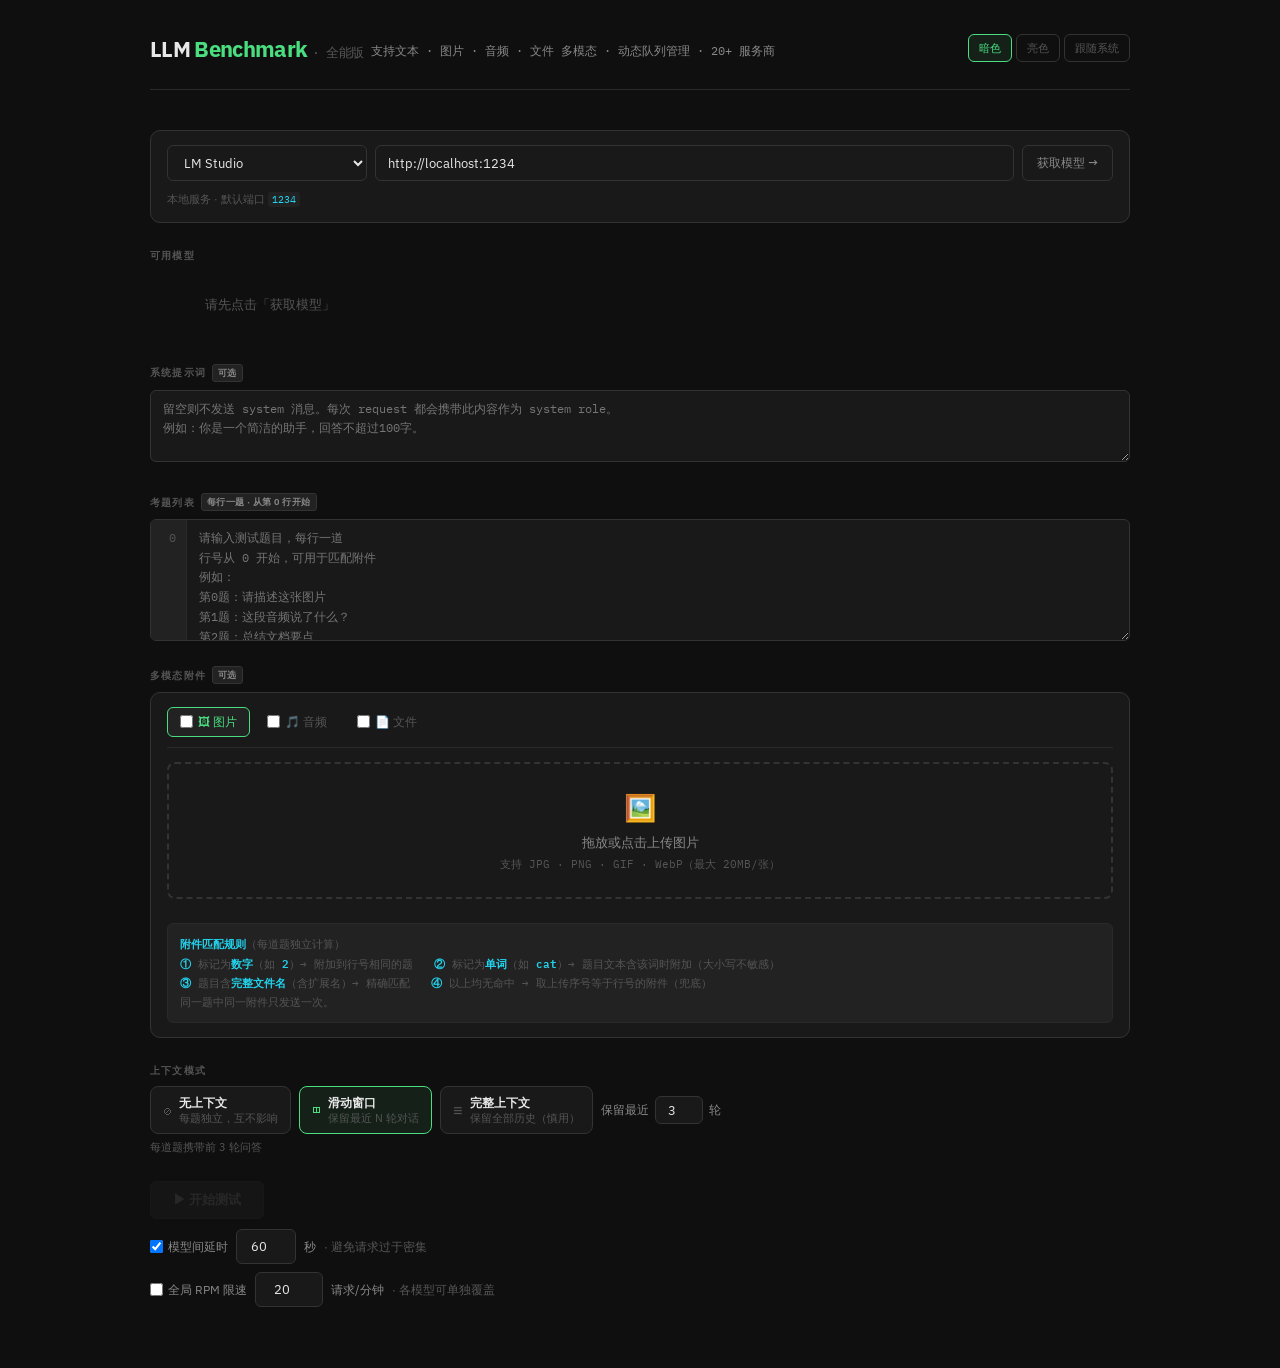
<file: LLMtester.html>
<!DOCTYPE html>
<html lang="zh-CN">
<head>
<meta charset="UTF-8">
<meta name="viewport" content="width=device-width, initial-scale=1.0">
<title>LLM Benchmark · 全能版</title>
<style>
@import url('https://fonts.googleapis.com/css2?family=IBM+Plex+Mono:wght@400;600&family=IBM+Plex+Sans:wght@300;400;600;700&display=swap');

* { box-sizing: border-box; margin: 0; padding: 0; }

:root, [data-theme="dark"] {
  --bg: #0f0f0f; --surface: #191919; --surface2: #222222;
  --border: #2a2a2a; --border2: #333;
  --text: #e8e8e8; --text2: #888; --text3: #555;
  --accent: #4ade80; --accent2: #22d3ee; --accent3: #f59e0b;
  --danger: #f87171; --purple: #a78bfa;
  --mono: 'IBM Plex Mono', monospace; --sans: 'IBM Plex Sans', sans-serif;
}
[data-theme="light"] {
  --bg: #f5f5f4; --surface: #ffffff; --surface2: #f0f0ef;
  --border: #e0dedd; --border2: #d0cecd;
  --text: #1c1917; --text2: #6b7280; --text3: #a8a29e;
  --accent: #16a34a; --accent2: #0891b2; --accent3: #d97706;
  --danger: #dc2626; --purple: #7c3aed;
}
@media (prefers-color-scheme: light) {
  [data-theme="system"] {
    --bg: #f5f5f4; --surface: #ffffff; --surface2: #f0f0ef;
    --border: #e0dedd; --border2: #d0cecd;
    --text: #1c1917; --text2: #6b7280; --text3: #a8a29e;
    --accent: #16a34a; --accent2: #0891b2; --accent3: #d97706;
    --danger: #dc2626; --purple: #7c3aed;
  }
}
@media (prefers-color-scheme: dark) {
  [data-theme="system"] {
    --bg: #0f0f0f; --surface: #191919; --surface2: #222222;
    --border: #2a2a2a; --border2: #333;
    --text: #e8e8e8; --text2: #888; --text3: #555;
    --accent: #4ade80; --accent2: #22d3ee; --accent3: #f59e0b;
    --danger: #f87171; --purple: #a78bfa;
  }
}

body { font-family: var(--sans); background: var(--bg); color: var(--text); padding: 2rem; min-height: 100vh; line-height: 1.5; }
.app { max-width: 980px; margin: 0 auto; }

.header { margin-bottom: 2.5rem; border-bottom: 1px solid var(--border); padding-bottom: 1.5rem; display: flex; align-items: flex-start; justify-content: space-between; gap: 12px; flex-wrap: wrap; }
.header-left { flex: 1; min-width: 0; }
.header h1 { font-size: 22px; font-weight: 700; letter-spacing: -0.03em; }
.header h1 .green { color: var(--accent); }
.header .sub { font-size: 12px; color: var(--text2); margin-top: 4px; font-family: var(--mono); }

.theme-switcher { display: flex; gap: 4px; flex-shrink: 0; align-items: center; margin-top: 2px; }
.theme-btn { background: none; border: 1px solid var(--border2); color: var(--text3); border-radius: 6px; padding: 0 10px; height: 28px; font-size: 11px; cursor: pointer; transition: all 0.15s; font-family: var(--mono); font-weight: 500; white-space: nowrap; }
.theme-btn:hover { border-color: var(--text3); color: var(--text); background: var(--surface2); }
.theme-btn.active { border-color: var(--accent); color: var(--accent); background: rgba(74,222,128,0.08); }
[data-theme="light"] .theme-btn.active { background: rgba(22,163,74,0.08); }

.label { font-size: 10px; font-weight: 700; color: var(--text3); text-transform: uppercase; letter-spacing: 0.12em; margin-bottom: 8px; display: flex; align-items: center; gap: 6px; }
.label-badge { font-size: 9px; background: var(--surface2); color: var(--text2); border-radius: 3px; padding: 1px 5px; font-weight: 600; text-transform: uppercase; letter-spacing: 0.05em; border: 1px solid var(--border2); }
.section { margin-bottom: 1.6rem; }

input[type=text], input[type=number], textarea, select {
  background: var(--surface); border: 1px solid var(--border2); color: var(--text);
  border-radius: 6px; padding: 8px 12px; font-family: var(--sans); font-size: 13px;
  outline: none; transition: border-color 0.15s, box-shadow 0.15s;
}
input[type=text]:focus, input[type=number]:focus, textarea:focus, select:focus { border-color: var(--accent); box-shadow: 0 0 0 2px rgba(74,222,128,0.12); }
input[type=text], select { height: 36px; }
.url-input { flex: 1; font-family: var(--mono); font-size: 12px; }
select { cursor: pointer; }

button { background: var(--surface); border: 1px solid var(--border2); color: var(--text2); border-radius: 6px; padding: 0 14px; height: 36px; font-family: var(--sans); font-size: 12px; cursor: pointer; transition: all 0.15s; white-space: nowrap; font-weight: 500; }
button:hover { background: var(--surface2); border-color: var(--text3); color: var(--text); }
button:disabled { opacity: 0.35; cursor: not-allowed; }

.start-btn { background: var(--accent); color: #000; border-color: var(--accent); font-weight: 700; padding: 0 22px; height: 38px; font-size: 13px; }
.start-btn:hover { background: #22c55e; border-color: #22c55e; }
.start-btn:disabled { background: var(--surface2); color: var(--text3); border-color: var(--border); }
.stop-btn { background: var(--danger); color: #000; border-color: var(--danger); font-weight: 700; }
.stop-btn:hover { background: #ef4444; }

.server-card { background: var(--surface); border: 1px solid var(--border2); border-radius: 10px; padding: 14px 16px; margin-bottom: 1.6rem; }
.server-row { display: flex; gap: 8px; align-items: center; margin-bottom: 10px; flex-wrap: wrap; }
.server-row:last-child { margin-bottom: 0; }
.server-type-select { width: 200px; flex-shrink: 0; }
.api-key-input { flex: 1; min-width: 0; }
.hint { font-size: 11px; color: var(--text3); margin-top: 5px; line-height: 1.5; }
.hint code { font-family: var(--mono); background: var(--surface2); padding: 1px 4px; border-radius: 3px; font-size: 10px; color: var(--accent2); }
.hint a { color: var(--accent2); }
.error-msg { font-size: 12px; color: var(--danger); margin-top: 6px; }

.models-grid { display: grid; grid-template-columns: repeat(auto-fill, minmax(210px, 1fr)); gap: 6px; }
.model-item { display: flex; align-items: center; gap: 8px; padding: 8px 10px; border: 1px solid var(--border2); border-radius: 6px; cursor: pointer; background: var(--surface); transition: border-color 0.15s, background 0.15s; user-select: none; }
.model-item:hover { border-color: var(--accent); background: rgba(74,222,128,0.05); }
.model-item.selected { border-color: var(--accent); background: rgba(74,222,128,0.08); }
.model-item input[type=checkbox] { accent-color: var(--accent); width: 13px; height: 13px; flex-shrink: 0; cursor: pointer; }
.model-name { font-size: 12px; color: var(--text2); overflow: hidden; text-overflow: ellipsis; white-space: nowrap; font-family: var(--mono); }
.model-item.selected .model-name { color: var(--accent); }
.empty-msg { font-size: 13px; color: var(--text3); text-align: center; padding: 1.5rem 0; }

/* Line numbers */
.questions-wrap { position: relative; display: flex; border: 1px solid var(--border2); border-radius: 6px; overflow: hidden; background: var(--surface); }
.questions-wrap:focus-within { border-color: var(--accent); box-shadow: 0 0 0 2px rgba(74,222,128,0.12); }
.line-numbers { font-family: var(--mono); font-size: 12px; line-height: 1.65; color: var(--text3); background: var(--surface2); padding: 8px 10px 8px 8px; text-align: right; user-select: none; min-width: 36px; border-right: 1px solid var(--border); white-space: pre; overflow: hidden; }
#questions { border: none; border-radius: 0; box-shadow: none; flex: 1; min-height: 120px; resize: vertical; line-height: 1.65; font-family: var(--mono); font-size: 12px; padding: 8px 12px; background: transparent; white-space: pre; overflow-wrap: normal; }
#questions:focus { border: none; box-shadow: none; }

/* Attachments */
.attach-area { background: var(--surface); border: 1px solid var(--border2); border-radius: 10px; padding: 14px 16px; }
.attach-tabs { display: flex; gap: 4px; margin-bottom: 14px; border-bottom: 1px solid var(--border); padding-bottom: 10px; flex-wrap: wrap; }
.attach-tab { background: none; border: 1px solid transparent; color: var(--text3); border-radius: 6px; padding: 4px 12px; height: 30px; font-size: 12px; cursor: pointer; transition: all 0.15s; font-weight: 500; display: flex; align-items: center; gap: 5px; user-select: none; }
.attach-type-cb { accent-color: var(--accent); cursor: pointer; width: 13px; height: 13px; flex-shrink: 0; }
.attach-tab:hover { background: var(--surface2); border-color: var(--border2); color: var(--text); }
.attach-tab.active { background: var(--surface2); border-color: var(--accent); color: var(--accent); }
.attach-panel { display: none; }
.attach-panel.active { display: block; }

.drop-zone { border: 2px dashed var(--border2); border-radius: 8px; padding: 24px 20px; text-align: center; cursor: pointer; transition: all 0.2s; position: relative; }
.drop-zone:hover, .drop-zone.drag-over { border-color: var(--accent); background: rgba(74,222,128,0.04); }
.drop-zone input[type=file] { position: absolute; inset: 0; opacity: 0; cursor: pointer; width: 100%; height: 100%; }
.drop-icon { font-size: 26px; margin-bottom: 6px; }
.drop-text { font-size: 13px; color: var(--text2); }
.drop-sub { font-size: 11px; color: var(--text3); margin-top: 4px; font-family: var(--mono); }

.attachments-list { margin-top: 12px; display: flex; flex-direction: column; gap: 8px; }
.attachment-item { display: grid; grid-template-columns: 52px 1fr auto; gap: 10px; align-items: start; background: var(--surface2); border: 1px solid var(--border); border-radius: 8px; padding: 10px 12px; }
.attachment-preview { width: 44px; height: 44px; border-radius: 6px; object-fit: cover; border: 1px solid var(--border2); }
.attachment-preview.icon-preview { display: flex; align-items: center; justify-content: center; background: var(--surface); font-size: 22px; }
.attachment-info { min-width: 0; display: flex; flex-direction: column; gap: 4px; }
.attachment-name-row { display: flex; align-items: center; gap: 8px; flex-wrap: wrap; }
.attachment-name { font-size: 12px; font-family: var(--mono); color: var(--text); white-space: nowrap; overflow: hidden; text-overflow: ellipsis; max-width: 260px; }
.attachment-autonum { font-size: 10px; font-family: var(--mono); color: var(--text3); background: var(--surface); border: 1px solid var(--border2); border-radius: 3px; padding: 1px 5px; white-space: nowrap; }
.attachment-meta { font-size: 11px; color: var(--text3); }
.attachment-label-row { display: flex; align-items: center; gap: 6px; flex-wrap: wrap; }
.attachment-label-hint { font-size: 10px; color: var(--text3); white-space: nowrap; }
.attachment-label-input { background: var(--surface); border: 1px solid var(--border); border-radius: 4px; padding: 2px 8px; font-size: 12px; font-family: var(--mono); color: var(--accent2); height: 26px; width: 140px; }
.attachment-label-input::placeholder { color: var(--text3); font-size: 11px; }
.attachment-label-input:focus { border-color: var(--accent2); box-shadow: 0 0 0 2px rgba(34,211,238,0.1); }
.attachment-preview-link { font-size: 11px; color: var(--accent2); text-decoration: none; font-family: var(--mono); }
.attachment-preview-link:hover { text-decoration: underline; }
.remove-attach-btn { background: none; border: none; color: var(--text3); font-size: 16px; cursor: pointer; padding: 2px 4px; border-radius: 4px; height: auto; align-self: start; }
.remove-attach-btn:hover { color: var(--danger); background: rgba(248,113,113,0.1); }
.attach-summary-badge { display: inline-flex; align-items: center; gap: 4px; background: rgba(74,222,128,0.12); border: 1px solid rgba(74,222,128,0.3); border-radius: 4px; padding: 2px 8px; font-size: 11px; color: var(--accent); font-family: var(--mono); margin-left: 6px; }
.attach-logic-hint { margin-top: 12px; padding: 10px 12px; background: var(--surface2); border: 1px solid var(--border); border-radius: 6px; font-size: 11px; color: var(--text3); line-height: 1.7; font-family: var(--mono); }
.attach-logic-hint b { color: var(--accent2); font-weight: 600; }

/* Context */
.ctx-bar { display: flex; gap: 8px; align-items: center; flex-wrap: wrap; }
.ctx-option { display: flex; align-items: center; gap: 8px; padding: 8px 12px; border: 1px solid var(--border2); border-radius: 8px; cursor: pointer; background: var(--surface); transition: border-color 0.15s, background 0.15s; user-select: none; flex-shrink: 0; }
.ctx-option:hover { border-color: var(--accent); background: rgba(74,222,128,0.05); }
.ctx-option input[type=radio] { display: none; }
.ctx-option:has(input:checked) { border-color: var(--accent); background: rgba(74,222,128,0.08); }
.ctx-icon { font-size: 16px; color: var(--text3); line-height: 1; }
.ctx-option:has(input:checked) .ctx-icon { color: var(--accent); }
.ctx-title { font-size: 12px; font-weight: 600; color: var(--text); line-height: 1.3; }
.ctx-desc { font-size: 11px; color: var(--text3); line-height: 1.3; }
.ctx-window-size { font-size: 12px; color: var(--text2); display: flex; align-items: center; gap: 6px; padding: 4px 0; }
.ctx-window-size input { width: 48px; height: 28px; padding: 4px 6px; text-align: center; }

/* Actions */
.actions-row { display: flex; align-items: center; gap: 10px; flex-wrap: wrap; }
.delay-row { display: flex; align-items: center; gap: 8px; margin-top: 10px; flex-wrap: wrap; font-size: 12px; color: var(--text2); }
.delay-label { display: flex; align-items: center; gap: 5px; cursor: pointer; user-select: none; }
.delay-input { width: 60px; text-align: center; font-size: 12px; }
.rpm-row { display: flex; align-items: center; gap: 8px; margin-top: 8px; flex-wrap: wrap; font-size: 12px; color: var(--text2); }
.rpm-input { width: 72px; text-align: center; font-size: 12px; font-family: var(--mono); }
/* Per-model RPM input inside result card header */
.model-rpm-wrap { display: flex; align-items: center; gap: 5px; font-size: 11px; color: var(--text3); font-family: var(--mono); margin-left: 10px; user-select: none; }
.model-rpm-wrap label { white-space: nowrap; cursor: default; }
.model-rpm-input { width: 56px; height: 22px; font-size: 11px; font-family: var(--mono); text-align: center; padding: 2px 4px; border-radius: 4px; background: var(--surface2); border: 1px solid var(--border2); color: var(--accent2); }
.model-rpm-input:focus { border-color: var(--accent2); box-shadow: 0 0 0 2px rgba(34,211,238,0.1); outline: none; }
.model-rpm-input::placeholder { color: var(--text3); }
/* RPM throttle indicator on time tag */
.rpm-delay-tag { color: var(--accent3); font-family: var(--mono); font-size: 11px; margin-left: 6px; }
.status-bar { font-size: 12px; color: var(--text2); display: flex; align-items: center; gap: 8px; margin-top: 10px; }
.dot { width: 6px; height: 6px; border-radius: 50%; background: var(--border2); flex-shrink: 0; }
.dot.running { background: var(--accent); animation: pulse 1s ease-in-out infinite; }
.dot.done { background: var(--accent); }
.dot.error { background: var(--danger); }
@keyframes pulse { 0%,100%{opacity:1} 50%{opacity:0.3} }
.progress-bar-wrap { height: 2px; background: var(--border); border-radius: 2px; overflow: hidden; margin-top: 8px; }
.progress-bar { height: 100%; background: var(--accent); border-radius: 2px; transition: width 0.3s; }

/* Results */
.results { margin-top: 1.8rem; }
.toolbar-row { display: flex; gap: 6px; margin-bottom: 10px; flex-wrap: wrap; justify-content: space-between; align-items: center; }
.toolbar-left { display: flex; gap: 6px; }
.toolbar-right { display: flex; gap: 6px; }
.toolbar-row button { font-size: 11px; height: 26px; padding: 0 10px; }
.model-result { border: 1px solid var(--border2); border-radius: 10px; margin-bottom: 10px; background: var(--surface); overflow: hidden; }
.model-result-header { padding: 11px 14px; background: var(--surface); display: flex; align-items: center; justify-content: space-between; cursor: pointer; user-select: none; transition: background 0.15s; }
.model-result-header:hover { background: var(--surface2); }
.model-result.open .model-result-header { border-bottom: 1px solid var(--border); }
.header-left { display: flex; align-items: center; gap: 8px; }
.arrow { font-size: 9px; color: var(--text3); transition: transform 0.2s; display: inline-block; }
.model-result:not(.open) .arrow { transform: rotate(-90deg); }
.result-model-name { font-size: 13px; font-weight: 600; color: var(--text); font-family: var(--mono); }
.result-stat { font-size: 11px; color: var(--text3); display: flex; align-items: center; gap: 10px; }
.delete-queue-btn { font-size: 11px; background: none; border: 1px solid var(--border); border-radius: 12px; padding: 2px 8px; height: 22px; color: var(--text3); margin-left: 8px; cursor: pointer; }
.delete-queue-btn:hover { background: rgba(248,113,113,0.1); border-color: var(--danger); color: var(--danger); }
.skip-model-btn { font-size: 11px; background: none; border: 1px solid var(--border2); border-radius: 12px; padding: 2px 8px; height: 22px; color: var(--accent3); margin-left: 4px; cursor: pointer; display: none; }
.skip-model-btn:hover { background: rgba(245,158,11,0.1); border-color: var(--accent3); }
.model-result.canceled { opacity: 0.5; }
.model-result-body { display: none; }
.model-result.open .model-result-body { display: block; }

.qa-item { padding: 14px 16px; border-bottom: 1px solid var(--border); }
.qa-item:last-child { border-bottom: none; }
.q-label { font-size: 10px; font-weight: 700; color: var(--text3); text-transform: uppercase; letter-spacing: 0.08em; margin-bottom: 4px; display: flex; align-items: center; gap: 8px; }
.q-linenum { font-family: var(--mono); background: var(--surface2); border: 1px solid var(--border2); border-radius: 3px; padding: 0 5px; font-size: 10px; color: var(--text3); }
.q-text { font-size: 13px; color: var(--text2); margin-bottom: 10px; line-height: 1.55; }
.q-attachments { display: flex; gap: 6px; flex-wrap: wrap; margin-bottom: 10px; }
.q-attach-chip { background: var(--surface2); border: 1px solid var(--border); border-radius: 6px; padding: 4px 8px; font-size: 11px; font-family: var(--mono); color: var(--text3); display: flex; align-items: center; gap: 6px; }
.q-attach-thumb { width: 32px; height: 32px; border-radius: 4px; object-fit: cover; border: 1px solid var(--border2); }
.q-attach-chip .match-rule { font-size: 10px; color: var(--accent3); margin-left: 2px; }
.a-label { font-size: 10px; font-weight: 700; color: var(--accent); text-transform: uppercase; letter-spacing: 0.08em; margin-bottom: 4px; }
.a-line { font-size: 13px; color: var(--text); line-height: 1.75; white-space: pre-wrap; word-break: break-word; }
.a-line.pending { color: var(--text3); font-style: italic; }
.a-line.error { color: var(--danger); background: rgba(248,113,113,0.06); border-left: 2px solid var(--danger); padding-left: 10px; border-radius: 0 4px 4px 0; }
.time-tag { font-size: 11px; color: var(--text3); margin-top: 6px; font-family: var(--mono); }
.rpm-delay-tag { font-size: 10px; color: var(--accent3); margin-top: 3px; font-family: var(--mono); }

/* RPM controls */
.rpm-global-row { display: flex; align-items: center; gap: 8px; flex-wrap: wrap; font-size: 12px; color: var(--text2); }
.rpm-input { width: 68px; text-align: center; font-size: 12px; font-family: var(--mono); }
.rpm-badge { display: inline-flex; align-items: center; gap: 4px; background: rgba(245,158,11,0.1); border: 1px solid rgba(245,158,11,0.3); border-radius: 4px; padding: 1px 7px; font-size: 10px; color: var(--accent3); font-family: var(--mono); }
/* Per-model RPM input in result header */
.model-rpm-wrap { display: flex; align-items: center; gap: 4px; font-size: 11px; color: var(--text3); font-family: var(--mono); margin-left: 8px; }
.model-rpm-input { width: 52px; height: 20px; padding: 1px 4px; font-size: 11px; font-family: var(--mono); text-align: center; background: var(--surface2); border: 1px solid var(--border2); border-radius: 4px; color: var(--accent3); }
.model-rpm-input:focus { border-color: var(--accent3); box-shadow: 0 0 0 2px rgba(245,158,11,0.12); }
.model-rpm-input::placeholder { color: var(--text3); }

::-webkit-scrollbar { width: 6px; }
::-webkit-scrollbar-track { background: var(--bg); }
::-webkit-scrollbar-thumb { background: var(--border2); border-radius: 3px; }

@media (max-width: 600px) {
  body { padding: 1rem; }
  .header { flex-direction: column; gap: 10px; }
  .models-grid { grid-template-columns: 1fr 1fr; }
  .server-row { flex-direction: column; align-items: stretch; }
  .server-type-select { width: 100%; }
  .url-input { width: 100%; }
  #fetchBtn { width: 100%; }
  .api-key-input { width: 100%; }
  .ctx-bar { flex-direction: column; align-items: stretch; }
  .ctx-option { width: 100%; }
  .actions-row { flex-direction: column; align-items: stretch; }
  .actions-row button { width: 100%; }
  .toolbar-row { flex-direction: column; gap: 4px; }
  .toolbar-left, .toolbar-right { display: flex; gap: 6px; }
  .attach-tabs { flex-wrap: wrap; }
  .attachment-item { grid-template-columns: 40px 1fr auto; }
}
</style>
</head>
<body>
<div class="app">

<div class="header">
  <div class="header-left">
    <h1>LLM <span class="green">Benchmark</span> <span style="font-size:13px;font-weight:400;color:var(--text3);font-family:var(--mono);">· 全能版</span></h1>
    <p class="sub">支持文本 · 图片 · 音频 · 文件 多模态 · 动态队列管理 · 20+ 服务商</p>
  </div>
  <div class="theme-switcher">
    <button class="theme-btn active" data-theme-btn="dark">暗色</button>
    <button class="theme-btn" data-theme-btn="light">亮色</button>
    <button class="theme-btn" data-theme-btn="system">跟随系统</button>
  </div>
</div>

<!-- Server Config -->
<div class="server-card">
  <div class="server-row">
    <select id="serverType" class="server-type-select">
      <optgroup label="本地服务">
        <option value="ollama">Ollama</option>
        <option value="lmstudio" selected>LM Studio</option>
        <option value="llamacpp">llama.cpp</option>
        <option value="jan">Jan</option>
        <option value="litellm">LiteLLM</option>
        <option value="lmstudio_legacy">LM Studio (旧版 &lt;0.2.17)</option>
      </optgroup>
      <optgroup label="在线服务">
        <option value="openai">OpenAI</option>
        <option value="nvidia">NVIDIA NIM</option>
        <option value="anthropic_compat">Anthropic (via proxy)</option>
        <option value="google_compat">Google Gemini (via proxy)</option>
        <option value="groq">Groq</option>
        <option value="mistral">Mistral</option>
        <option value="together">Together AI</option>
        <option value="openrouter">OpenRouter</option>
        <option value="deepseek">DeepSeek</option>
        <option value="siliconflow">SiliconFlow</option>
        <option value="zhipu">智谱 GLM</option>
      </optgroup>
      <optgroup label="自定义">
        <option value="custom">自定义 OpenAI 兼容端点</option>
      </optgroup>
    </select>
    <input class="url-input" id="serverUrl" type="text" value="http://localhost:1234" />
    <button id="fetchBtn">获取模型 →</button>
  </div>
  <div class="server-row" id="apiKeyRow" style="display:none;">
    <span style="font-size:12px;color:var(--text2);white-space:nowrap;" id="apiKeyLabel">API Key</span>
    <input class="api-key-input" id="apiKey" placeholder="sk-..." />
  </div>
  <div class="hint" id="serverHint"></div>
  <div id="fetchError" class="error-msg" style="display:none;"></div>
</div>

<!-- Models -->
<div class="section">
  <div class="label">可用模型 <span id="modelCount" style="font-style:italic;font-weight:400;opacity:0.7;"></span></div>
  <div id="modelsGrid" class="models-grid"><div class="empty-msg">请先点击「获取模型」</div></div>
</div>

<!-- System Prompt -->
<div class="section">
  <div class="label">系统提示词 <span class="label-badge">可选</span></div>
  <textarea id="systemPrompt" style="width:100%;min-height:72px;resize:vertical;line-height:1.6;font-family:var(--mono);font-size:12px;" placeholder="留空则不发送 system 消息。每次 request 都会携带此内容作为 system role。&#10;例如：你是一个简洁的助手，回答不超过100字。"></textarea>
</div>

<!-- Questions with line numbers -->
<div class="section">
  <div class="label">考题列表 <span class="label-badge">每行一题 · 从第 0 行开始</span></div>
  <div class="questions-wrap">
    <div class="line-numbers" id="lineNumbers">0</div>
    <textarea id="questions" wrap="off" placeholder="请输入测试题目，每行一道&#10;行号从 0 开始，可用于匹配附件&#10;例如：&#10;第0题：请描述这张图片&#10;第1题：这段音频说了什么？&#10;第2题：总结文档要点"></textarea>
  </div>
</div>

<!-- Multimodal Attachments -->
<div class="section">
  <div class="label">
    多模态附件
    <span class="label-badge">可选</span>
    <span id="attachSummary" class="attach-summary-badge" style="display:none;"></span>
  </div>
  <div class="attach-area">
    <div class="attach-tabs">
      <label class="attach-tab active" data-tab="images">
        <input type="checkbox" id="enableImages" class="attach-type-cb" data-type="image"> 🖼 图片
      </label>
      <label class="attach-tab" data-tab="audio">
        <input type="checkbox" id="enableAudio" class="attach-type-cb" data-type="audio"> 🎵 音频
      </label>
      <label class="attach-tab" data-tab="files">
        <input type="checkbox" id="enableFiles" class="attach-type-cb" data-type="file"> 📄 文件
      </label>
    </div>

    <div class="attach-panel active" id="panel-images">
      <div class="drop-zone" id="imageDropZone">
        <input type="file" id="imageInput" accept="image/*" multiple />
        <div class="drop-icon">🖼️</div>
        <div class="drop-text">拖放或点击上传图片</div>
        <div class="drop-sub">支持 JPG · PNG · GIF · WebP（最大 20MB/张）</div>
      </div>
      <div class="attachments-list" id="imagesList"></div>
    </div>

    <div class="attach-panel" id="panel-audio">
      <div class="drop-zone" id="audioDropZone">
        <input type="file" id="audioInput" accept="audio/*" multiple />
        <div class="drop-icon">🎵</div>
        <div class="drop-text">拖放或点击上传音频</div>
        <div class="drop-sub">支持 MP3 · WAV · OGG · M4A · FLAC（最大 25MB/个）</div>
      </div>
      <div class="attachments-list" id="audiosList"></div>
    </div>

    <div class="attach-panel" id="panel-files">
      <div class="drop-zone" id="fileDropZone">
        <input type="file" id="fileInput" accept=".pdf,.txt,.md,.csv,.json,.doc,.docx,.xlsx,.pptx" multiple />
        <div class="drop-icon">📄</div>
        <div class="drop-text">拖放或点击上传文件</div>
        <div class="drop-sub">支持 PDF · TXT · MD · CSV · JSON · DOC · XLSX（最大 32MB/个）</div>
      </div>
      <div class="attachments-list" id="filesList"></div>
    </div>

    <div class="attach-logic-hint">
      <b>附件匹配规则</b>（每道题独立计算）<br>
      <b>①</b> 标记为<b>数字</b>（如 <b>2</b>）→ 附加到行号相同的题&nbsp;&nbsp;
      <b>②</b> 标记为<b>单词</b>（如 <b>cat</b>）→ 题目文本含该词时附加（大小写不敏感）<br>
      <b>③</b> 题目含<b>完整文件名</b>（含扩展名）→ 精确匹配&nbsp;&nbsp;
      <b>④</b> 以上均无命中 → 取上传序号等于行号的附件（兜底）<br>
      同一题中同一附件只发送一次。
    </div>
  </div>
</div>

<!-- Context Mode -->
<div class="section">
  <div class="label">上下文模式</div>
  <div class="ctx-bar">
    <label class="ctx-option">
      <input type="radio" name="ctxMode" value="none" />
      <div class="ctx-icon">⊘</div>
      <div><div class="ctx-title">无上下文</div><div class="ctx-desc">每题独立，互不影响</div></div>
    </label>
    <label class="ctx-option">
      <input type="radio" name="ctxMode" value="window" checked />
      <div class="ctx-icon">◫</div>
      <div><div class="ctx-title">滑动窗口</div><div class="ctx-desc">保留最近 N 轮对话</div></div>
    </label>
    <label class="ctx-option">
      <input type="radio" name="ctxMode" value="full" />
      <div class="ctx-icon">≡</div>
      <div><div class="ctx-title">完整上下文</div><div class="ctx-desc">保留全部历史（慎用）</div></div>
    </label>
    <div class="ctx-window-size" id="ctxWindowSizeWrap">
      保留最近 <input type="number" id="ctxWindowSize" value="3" min="1" max="20" /> 轮
    </div>
  </div>
  <div class="hint" id="ctxHint"></div>
</div>

<!-- Actions -->
<div class="section">
  <div class="actions-row">
    <button class="start-btn" id="startBtn" disabled>▶ 开始测试</button>
    <button id="stopTestBtn" style="display:none;" class="stop-btn">⏹ 停止测试</button>
    <button id="addToQueueBtn" style="display:none;">➕ 加入队列</button>
    <button id="dlBtn" style="display:none;">↓ 下载结果</button>
  </div>
  <div class="delay-row">
    <label class="delay-label"><input type="checkbox" id="delayEnabled" checked> 模型间延时</label>
    <input type="number" id="delaySeconds" value="60" min="0" max="3600" class="delay-input"> 秒
    <span style="color:var(--text3);">· 避免请求过于密集</span>
  </div>
  <div class="delay-row" style="margin-top:8px;">
    <label class="delay-label"><input type="checkbox" id="rpmEnabled"> 全局 RPM 限速</label>
    <input type="number" id="globalRpm" value="20" min="1" max="10000" class="rpm-input" placeholder="RPM"> 请求/分钟
    <span style="color:var(--text3);">· 各模型可单独覆盖</span>
  </div>
  <div class="status-bar" id="statusBar" style="display:none;">
    <div class="dot" id="statusDot"></div>
    <span id="statusText"></span>
  </div>
  <div class="progress-bar-wrap" id="progressWrap" style="display:none;">
    <div class="progress-bar" id="progressBar" style="width:0%"></div>
  </div>
</div>

<div id="resultsArea" class="results"></div>
</div>

<script>
// =================== Server profiles ===================
const SERVERS = {
  ollama:          { label: 'Ollama',              defaultUrl: 'http://localhost:11434',               needsKey: false,      hint: '本地服务 · 默认端口 <code>11434</code>', modelsPath: '/api/tags',        modelsExtract: d => (d.models||[]).map(m=>m.name||m.model).filter(Boolean), completionPath: '/api/chat',            buildBody: (model,messages,stream) => ({model,messages,stream}), parseChunk: chunk => { try{const o=JSON.parse(chunk);return o.message?.content||'';}catch{return '';} }, isDone: chunk => { try{return JSON.parse(chunk).done===true;}catch{return false;} }, streamFormat: 'ndjson' },
  lmstudio:        { label: 'LM Studio',           defaultUrl: 'http://localhost:1234',                needsKey: false,      hint: '本地服务 · 默认端口 <code>1234</code>', modelsPath: '/v1/models',       modelsExtract: d => (d.data||[]).map(m=>m.id).filter(Boolean), completionPath: '/v1/chat/completions', buildBody: (model,messages,stream) => ({model,messages,stream,temperature:0.7,max_tokens:2048}), parseChunk: null, streamFormat: 'sse' },
  llamacpp:        { label: 'llama.cpp',            defaultUrl: 'http://localhost:8080',                needsKey: false,      hint: '本地服务 · 默认端口 <code>8080</code>', modelsPath: '/v1/models',       modelsExtract: d => (d.data||[]).map(m=>m.id).filter(Boolean), completionPath: '/v1/chat/completions', buildBody: (model,messages,stream) => ({model,messages,stream,temperature:0.7,max_predict:2048}), parseChunk: null, streamFormat: 'sse' },
  jan:             { label: 'Jan',                  defaultUrl: 'http://localhost:1337',                needsKey: false,      hint: '本地服务 · 默认端口 <code>1337</code>', modelsPath: '/v1/models',       modelsExtract: d => (d.data||[]).map(m=>m.id).filter(Boolean), completionPath: '/v1/chat/completions', buildBody: (model,messages,stream) => ({model,messages,stream,temperature:0.7,max_tokens:2048}), parseChunk: null, streamFormat: 'sse' },
  litellm:         { label: 'LiteLLM',              defaultUrl: 'http://localhost:4000',                needsKey: 'optional', hint: '本地/自托管 · 默认端口 <code>4000</code> · 统一代理 OpenAI、Claude、Gemini 等 100+ 模型', modelsPath: '/v1/models', modelsExtract: d => (d.data||[]).map(m=>m.id).filter(Boolean), completionPath: '/v1/chat/completions', buildBody: (model,messages,stream) => ({model,messages,stream,max_tokens:2048}), parseChunk: null, streamFormat: 'sse' },
  lmstudio_legacy: { label: 'LM Studio (旧版)',     defaultUrl: 'http://localhost:1234',                needsKey: false,      hint: '旧版 API（&lt;0.2.17）', modelsPath: '/v1/models', modelsExtract: d => (Array.isArray(d)?d.map(m=>m.id||m):(d.data||[]).map(m=>m.id)).filter(Boolean), completionPath: '/v1/chat/completions', buildBody: (model,messages,stream) => ({model,messages,stream,temperature:0.7,max_tokens:2048}), parseChunk: null, streamFormat: 'sse' },
  openai:          { label: 'OpenAI',               defaultUrl: 'https://api.openai.com',               needsKey: true,       hint: '在线服务 · <a href="https://platform.openai.com/api-keys" target="_blank">获取 API Key</a> · 视觉模型支持图片', modelsPath: '/v1/models', modelsExtract: d => (d.data||[]).map(m=>m.id).filter(Boolean), completionPath: '/v1/chat/completions', buildBody: (model,messages,stream) => ({model,messages,stream,max_tokens:2048}), parseChunk: null, streamFormat: 'sse' },
  nvidia:          { label: 'NVIDIA NIM',           defaultUrl: 'https://integrate.api.nvidia.com',     needsKey: true,       hint: '在线服务 · <a href="https://build.nvidia.com" target="_blank">获取 API Key</a> · 前缀 <code>nvapi-</code>', modelsPath: '/v1/models', modelsExtract: d => (d.data||[]).map(m=>m.id).filter(Boolean), completionPath: '/v1/chat/completions', buildBody: (model,messages,stream) => ({model,messages,stream,max_tokens:2048}), parseChunk: null, streamFormat: 'sse' },
  anthropic_compat:{ label: 'Anthropic (via proxy)',defaultUrl: 'https://your-proxy.example.com',       needsKey: 'optional', hint: '需通过 OpenAI 兼容代理访问，直接请求官方端点会有 CORS 限制', modelsPath: '/v1/models', modelsExtract: d => (d.data||[]).map(m=>m.id).filter(Boolean), completionPath: '/v1/chat/completions', buildBody: (model,messages,stream) => ({model,messages,stream,max_tokens:2048}), parseChunk: null, streamFormat: 'sse' },
  google_compat:   { label: 'Google Gemini (proxy)',defaultUrl: 'https://your-proxy.example.com',       needsKey: 'optional', hint: '需通过 OpenAI 兼容代理访问 Google Gemini', modelsPath: '/v1/models', modelsExtract: d => (d.data||[]).map(m=>m.id).filter(Boolean), completionPath: '/v1/chat/completions', buildBody: (model,messages,stream) => ({model,messages,stream,max_tokens:2048}), parseChunk: null, streamFormat: 'sse' },
  groq:            { label: 'Groq',                 defaultUrl: 'https://api.groq.com',                 needsKey: true,       hint: '在线服务 · <a href="https://console.groq.com/keys" target="_blank">获取 API Key</a>', modelsPath: '/openai/v1/models', modelsExtract: d => (d.data||[]).map(m=>m.id).filter(Boolean), completionPath: '/openai/v1/chat/completions', buildBody: (model,messages,stream) => ({model,messages,stream,max_tokens:2048}), parseChunk: null, streamFormat: 'sse' },
  mistral:         { label: 'Mistral',              defaultUrl: 'https://api.mistral.ai',               needsKey: true,       hint: '在线服务 · <a href="https://console.mistral.ai/api-keys" target="_blank">获取 API Key</a>', modelsPath: '/v1/models', modelsExtract: d => (d.data||[]).map(m=>m.id).filter(Boolean), completionPath: '/v1/chat/completions', buildBody: (model,messages,stream) => ({model,messages,stream,max_tokens:2048}), parseChunk: null, streamFormat: 'sse' },
  together:        { label: 'Together AI',          defaultUrl: 'https://api.together.xyz',             needsKey: true,       hint: '在线服务 · <a href="https://api.together.ai/settings/api-keys" target="_blank">获取 API Key</a>', modelsPath: '/v1/models', modelsExtract: d => (d.data||[]).map(m=>m.id).filter(Boolean), completionPath: '/v1/chat/completions', buildBody: (model,messages,stream) => ({model,messages,stream,max_tokens:2048}), parseChunk: null, streamFormat: 'sse' },
  openrouter:      { label: 'OpenRouter',           defaultUrl: 'https://openrouter.ai',                needsKey: true,       hint: '在线服务 · <a href="https://openrouter.ai/keys" target="_blank">获取 API Key</a> · 支持多模态模型', modelsPath: '/api/v1/models', modelsExtract: d => (d.data||[]).map(m=>m.id).filter(Boolean), completionPath: '/api/v1/chat/completions', buildBody: (model,messages,stream) => ({model,messages,stream,max_tokens:2048}), parseChunk: null, streamFormat: 'sse' },
  deepseek:        { label: 'DeepSeek',             defaultUrl: 'https://api.deepseek.com',             needsKey: true,       hint: '在线服务 · <a href="https://platform.deepseek.com/api_keys" target="_blank">获取 API Key</a>', modelsPath: '/v1/models', modelsExtract: d => (d.data||[]).map(m=>m.id).filter(Boolean), completionPath: '/v1/chat/completions', buildBody: (model,messages,stream) => ({model,messages,stream,max_tokens:2048}), parseChunk: null, streamFormat: 'sse' },
  siliconflow:     { label: 'SiliconFlow',          defaultUrl: 'https://api.siliconflow.cn',           needsKey: true,       hint: '在线服务 · <a href="https://cloud.siliconflow.cn/account/ak" target="_blank">获取 API Key</a> · 国内可直连', modelsPath: '/v1/models', modelsExtract: d => (d.data||[]).map(m=>m.id).filter(Boolean), completionPath: '/v1/chat/completions', buildBody: (model,messages,stream) => ({model,messages,stream,max_tokens:2048}), parseChunk: null, streamFormat: 'sse' },
  zhipu:           { label: '智谱 GLM',             defaultUrl: 'https://open.bigmodel.cn/api/paas/v4', needsKey: true,       hint: '在线服务 · <a href="https://open.bigmodel.cn/usercenter/apikeys" target="_blank">获取 API Key</a>', modelsPath: '/models', modelsExtract: d => (d.data||[]).map(m=>m.id).filter(Boolean), completionPath: '/chat/completions', buildBody: (model,messages,stream) => ({model,messages,stream,max_tokens:2048}), parseChunk: null, streamFormat: 'sse' },
  custom:          { label: '自定义',               defaultUrl: 'http://localhost:8000',                needsKey: 'optional', hint: '自定义 OpenAI 兼容端点 · API Key 可留空', modelsPath: '/v1/models', modelsExtract: d => (d.data||[]).map(m=>m.id).filter(Boolean), completionPath: '/v1/chat/completions', buildBody: (model,messages,stream) => ({model,messages,stream,max_tokens:2048}), parseChunk: null, streamFormat: 'sse' },
};

// =================== Line numbers ===================
const questionsEl = document.getElementById('questions');
const lineNumbersEl = document.getElementById('lineNumbers');
function updateLineNumbers() {
  const lines = questionsEl.value.split('\n');
  lineNumbersEl.textContent = lines.map((_,i) => i).join('\n');
  lineNumbersEl.scrollTop = questionsEl.scrollTop;
}
questionsEl.addEventListener('input', updateLineNumbers);
questionsEl.addEventListener('scroll', () => { lineNumbersEl.scrollTop = questionsEl.scrollTop; });
updateLineNumbers();

// =================== Attachment state ===================
let attachments = [], uploadCounter = 0;
function effectiveLabel(att) { return att.label.trim() !== '' ? att.label.trim() : String(att.uploadOrder); }
function isNumericLabel(label) { return /^\d+$/.test(label.trim()); }
function fileToBase64(file) {
  return new Promise((res,rej) => { const r=new FileReader(); r.onload=()=>res(r.result.split(',')[1]); r.onerror=()=>rej(new Error('读取失败')); r.readAsDataURL(file); });
}
function formatSize(bytes) { if(bytes<1024)return bytes+'B'; if(bytes<1024*1024)return(bytes/1024).toFixed(1)+'KB'; return(bytes/1024/1024).toFixed(1)+'MB'; }
function getFileIcon(mimeType, name) {
  if(mimeType&&mimeType.startsWith('audio/')) return '🎵';
  const ext=(name||'').split('.').pop().toLowerCase();
  return {pdf:'📕',txt:'📝',md:'📝',csv:'📊',json:'📋',doc:'📘',docx:'📘',xlsx:'📊',pptx:'📙'}[ext]||'📄';
}

async function addAttachment(file, type) {
  const maxSizes = { image:20*1024*1024, audio:25*1024*1024, file:32*1024*1024 };
  if(file.size>maxSizes[type]){alert(`"${file.name}" 超出大小限制 (${formatSize(maxSizes[type])})`);return;}
  const id = ++uploadCounter;
  const previewUrl = type==='image' ? URL.createObjectURL(file) : null;
  const att = { id, uploadOrder:id-1, type, file, name:file.name, size:file.size, mimeType:file.type, base64:null, label:'', previewUrl };
  attachments.push(att);
  fileToBase64(file).then(b64=>{ att.base64=b64; }).catch(console.error);
  renderAttachments(); updateAttachSummary();
}
function removeAttachment(id) {
  const att=attachments.find(a=>a.id===id); if(att?.previewUrl) URL.revokeObjectURL(att.previewUrl);
  attachments=attachments.filter(a=>a.id!==id);
  attachments.forEach((a,i)=>{a.uploadOrder=i;});
  renderAttachments(); updateAttachSummary();
}
function renderAttachments() {
  const listIds={image:'imagesList',audio:'audiosList',file:'filesList'};
  ['image','audio','file'].forEach(type => {
    const list=document.getElementById(listIds[type]); list.innerHTML='';
    attachments.filter(a=>a.type===type).forEach(att => {
      const item=document.createElement('div'); item.className='attachment-item';
      const previewHtml=(type==='image'&&att.previewUrl)
        ?`<img class="attachment-preview" src="${att.previewUrl}" alt="${escapeHtml(att.name)}" />`
        :`<div class="attachment-preview icon-preview">${getFileIcon(att.mimeType,att.name)}</div>`;
      const previewLinkHtml=att.previewUrl?`<a class="attachment-preview-link" href="${att.previewUrl}" target="_blank">预览</a>`:'';
      const autoNumNote=att.label.trim()===''?`<span class="attachment-autonum">自动 #${att.uploadOrder}</span>`:'';
      item.innerHTML=`${previewHtml}<div class="attachment-info"><div class="attachment-name-row"><span class="attachment-name" title="${escapeHtml(att.name)}">${escapeHtml(att.name)}</span>${autoNumNote}${previewLinkHtml}</div><div class="attachment-meta">${att.mimeType||'file'} · ${formatSize(att.size)}</div><div class="attachment-label-row"><span class="attachment-label-hint">标记：</span><input class="attachment-label-input" type="text" placeholder="行号/标签词（空=自动）" value="${escapeHtml(att.label)}" data-id="${att.id}" /></div></div><button class="remove-attach-btn" data-id="${att.id}">✕</button>`;
      item.querySelector('.attachment-label-input').addEventListener('input',e=>{const f=attachments.find(a=>a.id===parseInt(e.target.getAttribute('data-id')));if(f){f.label=e.target.value;renderAttachments();}});
      item.querySelector('.remove-attach-btn').addEventListener('click',e=>{removeAttachment(parseInt(e.target.getAttribute('data-id')));});
      list.appendChild(item);
    });
  });
}
function updateAttachSummary() {
  const badge=document.getElementById('attachSummary');
  if(!attachments.length){badge.style.display='none';return;}
  const parts=[];
  const imgs=attachments.filter(a=>a.type==='image').length;
  const auds=attachments.filter(a=>a.type==='audio').length;
  const fils=attachments.filter(a=>a.type==='file').length;
  if(imgs)parts.push(imgs+' 张图'); if(auds)parts.push(auds+' 个音频'); if(fils)parts.push(fils+' 个文件');
  badge.textContent=parts.join(' · '); badge.style.display='inline-flex';
}
function setupDropZone(zoneId,inputId,type) {
  const zone=document.getElementById(zoneId), input=document.getElementById(inputId);
  zone.addEventListener('dragover',e=>{e.preventDefault();zone.classList.add('drag-over');});
  zone.addEventListener('dragleave',()=>zone.classList.remove('drag-over'));
  zone.addEventListener('drop',async e=>{e.preventDefault();zone.classList.remove('drag-over');for(const f of e.dataTransfer.files)await addAttachment(f,type);});
  input.addEventListener('change',async()=>{for(const f of input.files)await addAttachment(f,type);input.value='';});
}
setupDropZone('imageDropZone','imageInput','image');
setupDropZone('audioDropZone','audioInput','audio');
setupDropZone('fileDropZone','fileInput','file');
document.querySelectorAll('.attach-tab').forEach(tab=>{
  tab.addEventListener('click',e=>{
    if(e.target.classList.contains('attach-type-cb'))return;
    document.querySelectorAll('.attach-tab').forEach(t=>t.classList.remove('active'));
    document.querySelectorAll('.attach-panel').forEach(p=>p.classList.remove('active'));
    tab.classList.add('active');
    document.getElementById('panel-'+tab.dataset.tab).classList.add('active');
  });
});
document.querySelectorAll('.attach-type-cb').forEach(cb=>{
  cb.addEventListener('change',e=>{e.stopPropagation();updateAttachSummary();});
  cb.addEventListener('click',e=>e.stopPropagation());
});
function isTypeEnabled(type) {
  const map={image:'enableImages',audio:'enableAudio',file:'enableFiles'};
  const el=document.getElementById(map[type]); return el?el.checked:false;
}

// =================== Attachment matching ===================
function resolveAttachments(lineNum, questionText) {
  if(!attachments.length) return [];
  const eligible=attachments.filter(a=>isTypeEnabled(a.type));
  if(!eligible.length) return [];
  const seen=new Set(), result=[];
  function add(att,rule){if(!seen.has(att.id)){seen.add(att.id);result.push({att,rule});}}
  for(const att of eligible){const lbl=effectiveLabel(att);if(isNumericLabel(lbl)&&parseInt(lbl)===lineNum)add(att,'numeric');}
  for(const att of eligible){const lbl=effectiveLabel(att);if(!isNumericLabel(lbl)){const escaped=lbl.replace(/[.*+?^${}()|[\]\\]/g,'\\$&');const re=new RegExp(escaped,'i');if(re.test(questionText))add(att,'word');}}
  for(const att of eligible){if(questionText.includes(att.name))add(att,'filename');}
  if(result.length===0){const fallback=eligible.find(a=>a.uploadOrder===lineNum);if(fallback)add(fallback,'fallback');}
  return result;
}

async function buildUserContent(questionText, matchedAtts) {
  if(!matchedAtts||!matchedAtts.length) return questionText;
  const parts=[];
  for(const{att}of matchedAtts){
    if(!att.base64){try{att.base64=await fileToBase64(att.file);}catch(e){continue;}}
    if(att.type==='image'){parts.push({type:'image_url',image_url:{url:`data:${att.mimeType||'image/jpeg'};base64,${att.base64}`,detail:'auto'}});}
    else if(att.type==='audio'){const fmt=(att.mimeType||'audio/mp3').split('/')[1]?.replace('mpeg','mp3')||'mp3';parts.push({type:'input_audio',input_audio:{data:att.base64,format:fmt}});}
    else{const mime=att.mimeType||'application/octet-stream';if(mime.includes('pdf')){parts.push({type:'document',source:{type:'base64',media_type:mime,data:att.base64}});}else{try{const decoded=decodeURIComponent(escape(atob(att.base64)));parts.push({type:'text',text:`[文件: ${att.name}]\n\`\`\`\n${decoded.slice(0,8000)}\n\`\`\``});}catch{parts.push({type:'text',text:`[文件: ${att.name}，类型: ${mime}，大小: ${formatSize(att.size)}]`});}}}
  }
  parts.push({type:'text',text:questionText}); return parts;
}
function buildAttachPreviewHtml(matchedAtts) {
  if(!matchedAtts||!matchedAtts.length) return '';
  const ruleLabel={numeric:'行号',word:'标记词',filename:'文件名',fallback:'兜底'};
  const chips=matchedAtts.map(({att,rule})=>{
    const thumb=(att.type==='image'&&att.previewUrl)?`<img class="q-attach-thumb" src="${att.previewUrl}" alt="" />`:getFileIcon(att.mimeType,att.name);
    return `<span class="q-attach-chip">${thumb} ${escapeHtml(att.name)} <span class="match-rule">[${ruleLabel[rule]}]</span></span>`;
  }).join('');
  return `<div class="q-attachments">${chips}</div>`;
}

// =================== Core state ===================
function getCtxMode() { return document.querySelector('input[name=ctxMode]:checked')?.value||'window'; }
function getCtxWindow() { return Math.max(1,parseInt(document.getElementById('ctxWindowSize').value)||3); }
function getSystemPrompt() {
  return (document.getElementById('systemPrompt')?.value || '').trim();
}

function buildMessages(history,mode,windowSize) {
  let msgs;
  if(mode==='none') msgs=[history[history.length-1]];
  else if(mode==='window'){const keep=windowSize*2+1; msgs=history.slice(-keep);}
  else msgs=[...history];
  const sys=getSystemPrompt();
  if(sys) msgs=[{role:'system',content:sys},...msgs];
  return msgs;
}

let models=[], selectedModels=new Set(), results={};
let isTesting=false, testAbortFlag=false, skipModelFlag=false;
let currentAbortController=null;
let pendingQueueModels=[], processedModelsSet=new Set(), activeModelIndex=0;

const serverTypeEl=document.getElementById('serverType');
const serverUrlEl=document.getElementById('serverUrl');
const apiKeyRowEl=document.getElementById('apiKeyRow');
const serverHintEl=document.getElementById('serverHint');
const fetchBtn=document.getElementById('fetchBtn');
const startBtn=document.getElementById('startBtn');
const stopTestBtn=document.getElementById('stopTestBtn');
const addToQueueBtn=document.getElementById('addToQueueBtn');
const dlBtn=document.getElementById('dlBtn');
const resultsArea=document.getElementById('resultsArea');

function applyServerProfile(type) {
  const p=SERVERS[type]; if(!p) return;
  serverUrlEl.value=p.defaultUrl; serverHintEl.innerHTML=p.hint;
  if(p.needsKey===true){ apiKeyRowEl.style.display='flex'; document.getElementById('apiKeyLabel').textContent='API Key'; }
  else if(p.needsKey==='optional'){ apiKeyRowEl.style.display='flex'; document.getElementById('apiKeyLabel').textContent='API Key（可选）'; }
  else { apiKeyRowEl.style.display='none'; }
}
serverTypeEl.addEventListener('change',()=>applyServerProfile(serverTypeEl.value));
applyServerProfile(serverTypeEl.value);

function getHeaders() { const key=document.getElementById('apiKey').value.trim(); const h={'Content-Type':'application/json'}; if(key)h['Authorization']=`Bearer ${key}`; return h; }

async function fetchModels() {
  selectedModels.clear();
  updateStartBtn();
  const type=serverTypeEl.value, profile=SERVERS[type], base=serverUrlEl.value.trim().replace(/\/$/,'');
  const errEl=document.getElementById('fetchError'); errEl.style.display='none';
  fetchBtn.disabled=true; fetchBtn.textContent='获取中...';
  try {
    const res=await fetch(`${base}${profile.modelsPath}`,{headers:getHeaders()});
    if(!res.ok) throw new Error(`HTTP ${res.status}`);
    const data=await res.json();
    models=profile.modelsExtract(data);
    if(!models.length) throw new Error('无可用模型');
    renderModels();
    document.getElementById('modelCount').textContent=`(${models.length} 个)`;
  } catch(e){errEl.textContent=`连接失败: ${e.message}`;errEl.style.display='block';}
  finally{fetchBtn.disabled=false;fetchBtn.textContent='获取模型 →';}
}

function renderModels() {
  const grid=document.getElementById('modelsGrid'); grid.innerHTML='';
  models.forEach(m=>{
    const label=document.createElement('label'); label.className='model-item'+(selectedModels.has(m)?' selected':'');
    const cb=document.createElement('input'); cb.type='checkbox'; cb.checked=selectedModels.has(m);
    const span=document.createElement('span'); span.className='model-name'; span.textContent=m;
    label.appendChild(cb); label.appendChild(span);
    cb.onchange=()=>{if(cb.checked)selectedModels.add(m);else selectedModels.delete(m);label.className='model-item'+(selectedModels.has(m)?' selected':'');updateStartBtn();};
    label.onclick=e=>{if(e.target!==cb){e.preventDefault();cb.checked=!cb.checked;cb.dispatchEvent(new Event('change'));}};
    grid.appendChild(label);
  });
  updateStartBtn();
}

function updateStartBtn() {
  const qs=questionsEl.value.trim().split('\n').filter(l=>l.trim());
  startBtn.disabled=!selectedModels.size||!qs.length||isTesting;
}
questionsEl.addEventListener('input',updateStartBtn);

async function* readSSE(reader){const dec=new TextDecoder();let buf='';while(true){const{done,value}=await reader.read();if(done)break;buf+=dec.decode(value,{stream:true});const lines=buf.split('\n');buf=lines.pop();for(const line of lines){const t=line.trim();if(!t||t==='data: [DONE]')continue;if(t.startsWith('data: '))yield t.slice(6);}}}
async function* readNDJSON(reader){const dec=new TextDecoder();let buf='';while(true){const{done,value}=await reader.read();if(done)break;buf+=dec.decode(value,{stream:true});const lines=buf.split('\n');buf=lines.pop();for(const line of lines)if(line.trim())yield line.trim();}}

async function runSingleModel(model,lines,profile,base,ctxMode,ctxWindow,cardElem,keyId,statEl) {
  const qaBox=cardElem.querySelector('.model-result-body'); if(!qaBox) return;
  const history=[]; let totalTime=0; let totalDelay=0;

  for(let lineNum=0;lineNum<lines.length;lineNum++){
    if(testAbortFlag) throw new Error('测试已停止');
    if(skipModelFlag) throw new DOMException('跳过','AbortError');

    // ---- RPM dynamic pre-question delay ----
    const rpm = getEffectiveRpm(model);
    if(rpm > 0 && lineNum > 0) {
      // Target: after completing (lineNum) questions, total elapsed = lineNum * (60/rpm)
      // elapsed so far = totalTime + totalDelay
      // required elapsed before sending question lineNum = lineNum * (60/rpm)
      const targetElapsed = lineNum * (60 / rpm);
      const actualElapsed = totalTime + totalDelay;
      const needDelay = targetElapsed - actualElapsed;
      if(needDelay > 0.05) {
        const delayMs = Math.round(needDelay * 1000);
        // Show countdown
        const rpmDelayEl = document.createElement('div');
        rpmDelayEl.className = 'rpm-delay-tag';
        rpmDelayEl.id = `rpm-wait-${keyId}-${lineNum}`;
        // Append to previous qa-item if exists
        const prevQa = qaBox.lastElementChild;
        if(prevQa) prevQa.appendChild(rpmDelayEl);
        const deadlineMs = Date.now() + delayMs;
        const interval = setInterval(() => {
          if(testAbortFlag||skipModelFlag){clearInterval(interval);return;}
          const rem = ((deadlineMs - Date.now())/1000);
          if(rem > 0) rpmDelayEl.textContent = `⏳ RPM限速等待 ${rem.toFixed(1)}s`;
          else {rpmDelayEl.textContent=''; clearInterval(interval);}
        }, 100);
        // Wait in 100ms slices so abort/skip works
        const slices = Math.ceil(delayMs / 100);
        for(let s=0;s<slices;s++){
          if(testAbortFlag) {clearInterval(interval); throw new Error('测试已停止');}
          if(skipModelFlag) {clearInterval(interval); throw new DOMException('跳过','AbortError');}
          await new Promise(r=>setTimeout(r,Math.min(100,delayMs-s*100)));
        }
        clearInterval(interval);
        const actualDelay = needDelay;
        totalDelay += actualDelay;
        if(prevQa) {const el=prevQa.querySelector(`#rpm-wait-${keyId}-${lineNum}`);if(el) el.textContent=`⏳ RPM等待 ${actualDelay.toFixed(2)}s`;}
      }
    }

    const q=lines[lineNum].trim();
    document.getElementById('statusText').innerText=`[${model}] 行 ${lineNum}/${lines.length-1} · 队列剩余 ${pendingQueueModels.length-activeModelIndex-1} 个`+(rpm>0?` · RPM ${rpm}`:'');
    const matchedAtts=resolveAttachments(lineNum,q);
    const qaDiv=document.createElement('div'); qaDiv.className='qa-item';
    qaDiv.innerHTML=`<div class="q-label"><span class="q-linenum">${lineNum}</span>问题</div>${buildAttachPreviewHtml(matchedAtts)}<div class="q-text">${escapeHtml(q)}</div><div class="a-label">回答</div><div class="a-line pending" id="ans-${keyId}-${lineNum}">等待回答...</div><div class="time-tag" id="time-${keyId}-${lineNum}"></div>`;
    qaBox.appendChild(qaDiv);
    const t0=Date.now(); let answer='';
    const ansEl=document.getElementById(`ans-${keyId}-${lineNum}`);
    try {
      const msgContent=await buildUserContent(q,matchedAtts);
      history.push({role:'user',content:msgContent});
      const msgSlice=buildMessages(history,ctxMode,ctxWindow);
      const body=profile.buildBody(model,msgSlice,true);
      // 429 auto-retry with exponential backoff
      let resp, retryCount=0;
      while(true){
        if(testAbortFlag) throw new Error('测试已停止');
        if(skipModelFlag) throw new DOMException('跳过','AbortError');
        currentAbortController=new AbortController();
        resp=await fetch(`${base}${profile.completionPath}`,{method:'POST',headers:getHeaders(),body:JSON.stringify(body),signal:currentAbortController.signal});
        if(resp.status===429){
          retryCount++;
          // Try to read Retry-After header; fallback to exponential backoff
          const retryAfterHdr=resp.headers.get('Retry-After');
          let waitSec=retryAfterHdr?parseFloat(retryAfterHdr):Math.min(4*Math.pow(2,retryCount-1),120);
          waitSec=Math.max(waitSec,2);
          // Show countdown on the answer element
          ansEl.className='a-line pending';
          const backoffEl=document.createElement('span');
          backoffEl.className='rpm-delay-tag';
          ansEl.after(backoffEl);
          for(let rem=waitSec;rem>0;rem-=0.2){
            if(testAbortFlag||skipModelFlag){backoffEl.remove();break;}
            backoffEl.textContent=`⚡ 429 限速，${retryCount}次重试，等待 ${rem.toFixed(1)}s…`;
            await new Promise(r=>setTimeout(r,200));
          }
          backoffEl.remove();
          // Also add to totalDelay so RPM accounting stays correct
          totalDelay+=waitSec;
          continue;
        }
        if(!resp.ok){const txt=await resp.text();throw new Error(`HTTP ${resp.status}: ${txt.slice(0,120)}`);}
        break;
      }
      ansEl.className='a-line'; ansEl.textContent='';
      const reader=resp.body.getReader();
      if(profile.streamFormat==='ndjson'){
        for await(const chunk of readNDJSON(reader)){if(testAbortFlag)break;if(profile.isDone&&profile.isDone(chunk))break;const delta=profile.parseChunk(chunk);if(delta){answer+=delta;ansEl.textContent=answer;}}
      } else {
        for await(const chunk of readSSE(reader)){if(testAbortFlag)break;try{const obj=JSON.parse(chunk);const delta=obj.choices?.[0]?.delta?.content;if(delta){answer+=delta;ansEl.textContent=answer;}}catch(e){}}
      }
      const elapsed=parseFloat(((Date.now()-t0)/1000).toFixed(2));
      const timeTag=document.getElementById(`time-${keyId}-${lineNum}`);
      timeTag.innerText=`⏱ ${elapsed}s`;
      totalTime+=elapsed;
      // Show RPM info on time tag if active
      if(rpm>0){
        const avgInterval=(60/rpm);
        const used=totalTime+totalDelay;
        const ideal=(lineNum+1)*avgInterval;
        const diff=used-ideal;
        const rpmInfo=diff<-0.5?` · 快 ${Math.abs(diff).toFixed(1)}s`:(diff>0.5?` · 慢 ${diff.toFixed(1)}s`:'');
        if(rpmInfo) timeTag.innerText+=rpmInfo;
      }
      results[model].questions.push(q); results[model].answers.push(answer); results[model].times.push(elapsed.toFixed(2)); results[model].attachCounts.push(matchedAtts.length);
      history.push({role:'assistant',content:answer});
    } catch(qErr){
      if(testAbortFlag||qErr.name==='AbortError') throw qErr;
      const elapsed=parseFloat(((Date.now()-t0)/1000).toFixed(2));
      ansEl.className='a-line error'; ansEl.textContent=`⚠️ 出错: ${qErr.message}`;
      document.getElementById(`time-${keyId}-${lineNum}`).innerText=`⏱ ${elapsed}s`;
      results[model].questions.push(q); results[model].answers.push(`[错误] ${qErr.message}`); results[model].times.push(elapsed.toFixed(2)); results[model].attachCounts.push(0);
      totalTime+=elapsed;
      if(history[history.length-1]?.role==='user') history.pop();
    }
  }
  const errCount=results[model].answers.filter(a=>a.startsWith('[错误]')).length;
  const rpm=getEffectiveRpm(model);
  const rpmNote=rpm>0?` · ⏱限速${rpm}rpm·等待${totalDelay.toFixed(1)}s`:'';
  statEl.innerText=`${lines.length} 题 · ${totalTime.toFixed(1)}s`+(errCount?` · ⚠️ ${errCount} 错`:'')+rpmNote;
}

// per-model RPM map: model name -> custom RPM (or null = use global)
const modelRpmMap = new Map();

function makeModelCard(model,open) {
  const key=safeDomId(model);
  const card=document.createElement('div'); card.className='model-result'+(open?' open':'');
  card.setAttribute('data-model',model);
  card.innerHTML=`<div class="model-result-header"><div class="header-left"><span class="arrow">&#9660;</span><span class="result-model-name">${escapeHtml(model)}</span><span class="model-rpm-wrap" title="该模型 RPM 上限（空=使用全局值）">RPM<input class="model-rpm-input" id="rpm-${key}" type="number" min="1" max="10000" placeholder="全局" /></span></div><div class="result-stat"><span id="stat-${key}">排队中...</span><button class="skip-model-btn" id="skip-${key}" data-model="${escapeHtml(model)}">⏭ 跳过</button><button class="delete-queue-btn" data-model="${escapeHtml(model)}">✖</button></div></div><div class="model-result-body" id="qa-${key}"></div>`;
  // Stop click from toggling collapse when interacting with rpm input
  const rpmInput = card.querySelector(`#rpm-${key}`);
  rpmInput.addEventListener('click', e => e.stopPropagation());
  rpmInput.addEventListener('input', e => {
    e.stopPropagation();
    const val = parseInt(rpmInput.value);
    if (val > 0) modelRpmMap.set(model, val);
    else modelRpmMap.delete(model);
  });
  // Pre-fill if already set
  if (modelRpmMap.has(model)) rpmInput.value = modelRpmMap.get(model);
  card.querySelector('.model-result-header').addEventListener('click', e => {
    if (e.target.tagName === 'INPUT') return;
    card.classList.toggle('open');
  });
  return card;
}

function getEffectiveRpm(model) {
  // Returns RPM limit for a model, or 0 if disabled
  const rpmEnabled = document.getElementById('rpmEnabled').checked;
  if (!rpmEnabled) return 0;
  const modelVal = modelRpmMap.get(model);
  if (modelVal && modelVal > 0) return modelVal;
  const globalVal = parseInt(document.getElementById('globalRpm').value) || 0;
  return globalVal;
}

async function startTest() {
  if(isTesting) return;
  const type=serverTypeEl.value, profile=SERVERS[type], base=serverUrlEl.value.trim().replace(/\/$/,'');
  const lines=questionsEl.value.trim().split('\n').filter(l=>l.trim());
  if(!lines.length) return;
  const ctxMode=getCtxMode(), ctxWindow=getCtxWindow();
  const initialSelected=[...selectedModels]; if(!initialSelected.length) return;
  pendingQueueModels=[...initialSelected]; processedModelsSet.clear(); results={}; modelRpmMap.clear();
  testAbortFlag=false; isTesting=true;
  stopTestBtn.style.display='inline-block'; addToQueueBtn.style.display='inline-block';
  startBtn.disabled=true; dlBtn.style.display='none';
  document.getElementById('statusBar').style.display='flex';
  document.getElementById('progressWrap').style.display='block';
  document.getElementById('statusDot').className='dot running';
  resultsArea.innerHTML='';
  const toolbar=document.createElement('div'); toolbar.className='toolbar-row';
  toolbar.innerHTML=`<div class="toolbar-left"><button id="expandAllBtn">全部展开</button><button id="collapseAllBtn">全部折叠</button></div><div class="toolbar-right"><span style="font-size:11px;color:var(--text3);">✖ 移除未开始的模型</span></div>`;
  resultsArea.appendChild(toolbar);
  document.getElementById('expandAllBtn')?.addEventListener('click',()=>setAllOpen(true));
  document.getElementById('collapseAllBtn')?.addEventListener('click',()=>setAllOpen(false));
  const cardMap=new Map();
  for(let idx=0;idx<pendingQueueModels.length;idx++){
    const model=pendingQueueModels[idx];
    results[model]={questions:[],answers:[],times:[],attachCounts:[]};
    const card=makeModelCard(model,idx===0);
    resultsArea.appendChild(card); cardMap.set(model,card);
  }
  let completedCount=0; const totalModels=pendingQueueModels.length;
  for(let idx=0;idx<pendingQueueModels.length&&!testAbortFlag;idx++){
    activeModelIndex=idx;
    const model=pendingQueueModels[idx];
    if(processedModelsSet.has(model)) continue;
    processedModelsSet.add(model);
    const card=cardMap.get(model); if(!card) continue;
    const key=safeDomId(model);
    const statSpan=card.querySelector(`#stat-${key}`);
    if(statSpan) statSpan.innerText='测试中...';
    const delBtnEl=card.querySelector('.delete-queue-btn'); if(delBtnEl) delBtnEl.disabled=true;
    skipModelFlag=false;
    const skipBtn=card.querySelector(`#skip-${key}`); if(skipBtn) skipBtn.style.display='inline-block';
    try {
      await runSingleModel(model,lines,profile,base,ctxMode,ctxWindow,card,key,statSpan);
    } catch(err){
      if(testAbortFlag||(err.name==='AbortError'&&!skipModelFlag)){if(statSpan)statSpan.innerText='已停止';card.classList.add('canceled');testAbortFlag=true;}
      else if(err.name==='AbortError'){if(statSpan)statSpan.innerText=`已跳过 (${results[model]?.questions?.length||0} 题)`;card.classList.add('canceled');}
      else{if(statSpan)statSpan.innerText=`错误: ${err.message.slice(0,40)}`;}
    }
    if(skipBtn) skipBtn.style.display='none';
    skipModelFlag=false; completedCount++;
    document.getElementById('progressBar').style.width=`${(completedCount/totalModels)*100}%`;
    if(delBtnEl) delBtnEl.disabled=false;
    const isLast=idx>=pendingQueueModels.length-1;
    const delayEnabled=document.getElementById('delayEnabled').checked;
    const delaySec=parseInt(document.getElementById('delaySeconds').value)||0;
    if(!testAbortFlag&&!isLast&&delayEnabled&&delaySec>0){
      for(let rem=delaySec;rem>0&&!testAbortFlag;rem--){document.getElementById('statusText').innerText=`等待下一个模型... ${rem}s（点停止可跳过）`;await new Promise(r=>setTimeout(r,1000));}
    }
  }
  isTesting=false;
  stopTestBtn.style.display='none'; addToQueueBtn.style.display='none';
  document.getElementById('statusDot').className='dot done';
  document.getElementById('statusText').innerText=testAbortFlag?'测试已停止':`测试完成 — ${processedModelsSet.size} 个模型 · ${lines.length} 道题`;
  startBtn.disabled=false;
  dlBtn.style.display=testAbortFlag?'none':'inline-block';
  testAbortFlag=false;
}

function stopTest() { if(isTesting){testAbortFlag=true;if(currentAbortController)currentAbortController.abort();document.getElementById('statusText').innerText='正在停止...';} }

function addToQueue() {
  if(!isTesting) return;
  const newModels=[...selectedModels].filter(m=>!processedModelsSet.has(m)&&!pendingQueueModels.includes(m));
  if(!newModels.length){alert('所选模型已在队列中或已完成测试');return;}
  for(const m of newModels){
    pendingQueueModels.push(m);
    results[m]={questions:[],answers:[],times:[],attachCounts:[]};
    const card=makeModelCard(m,false);
    resultsArea.appendChild(card);
  }
}

function removePendingModel(modelName) {
  if(!isTesting) return;
  const idx=pendingQueueModels.indexOf(modelName);
  if(idx!==-1&&idx>activeModelIndex){
    pendingQueueModels.splice(idx,1);
    const card=document.querySelector(`.model-result[data-model="${CSS.escape(modelName)}"]`);
    if(card) card.remove();
    delete results[modelName];
  } else { alert('该模型已经开始测试或已完成，无法删除'); }
}

resultsArea.addEventListener('click',e=>{
  const skipBtn=e.target.closest('.skip-model-btn');
  if(skipBtn&&isTesting){e.stopPropagation();skipModelFlag=true;if(currentAbortController)currentAbortController.abort();return;}
  const btn=e.target.closest('.delete-queue-btn');
  if(btn&&isTesting){e.stopPropagation();const model=btn.getAttribute('data-model');if(model)removePendingModel(model);}
});

function setAllOpen(open){document.querySelectorAll('.model-result').forEach(c=>{if(open)c.classList.add('open');else c.classList.remove('open');});}
function safeDomId(s){return btoa(encodeURIComponent(s)).replace(/[^a-zA-Z0-9]/g,'');}
function escapeHtml(s){return String(s).replace(/&/g,'&amp;').replace(/</g,'&lt;').replace(/>/g,'&gt;');}

function downloadResults() {
  const type=serverTypeEl.value, profile=SERVERS[type];
  const sysPrompt=getSystemPrompt();
  const sysSummary=`系统提示词: ${sysPrompt || '(无)'}`;
  const attSummary=attachments.length?'\n附件:\n'+attachments.map(a=>`  #${a.uploadOrder} ${a.name} [标记: ${effectiveLabel(a)}]`).join('\n'):'';
  const out=[`LLM 多模态基准测试报告`,`时间: ${new Date().toLocaleString()}`,`服务: ${profile.label}`,`地址: ${serverUrlEl.value}`,`模型: ${Object.keys(results).join(', ')}`,sysSummary,attSummary,'='.repeat(60)];
  for(const[model,data]of Object.entries(results)){
    out.push(`\n=== 模型: ${model} ===`);
    for(let i=0;i<data.questions.length;i++){
      const attNote=data.attachCounts[i]?` [📎 ${data.attachCounts[i]} 个附件]`:'';
      out.push(`【行 ${i}】${data.questions[i]}${attNote}`,`【回答】(${data.times[i]}s)\n${data.answers[i]}`,'-'.repeat(40));
    }
  }
  const blob=new Blob([out.join('\n')],{type:'text/plain'});
  const a=document.createElement('a');a.href=URL.createObjectURL(blob);a.download=`bench-${Date.now()}.txt`;a.click();URL.revokeObjectURL(a.href);
}

// =================== Theme switcher ===================
(function(){
  const root=document.documentElement;
  const saved=localStorage.getItem('llm-bench-theme')||'dark';
  root.setAttribute('data-theme',saved);
  document.querySelectorAll('[data-theme-btn]').forEach(btn=>{
    btn.classList.toggle('active',btn.getAttribute('data-theme-btn')===saved);
    btn.addEventListener('click',()=>{
      const theme=btn.getAttribute('data-theme-btn');
      root.setAttribute('data-theme',theme);
      localStorage.setItem('llm-bench-theme',theme);
      document.querySelectorAll('[data-theme-btn]').forEach(b=>b.classList.toggle('active',b===btn));
    });
  });
})();

fetchBtn.addEventListener('click',fetchModels);
startBtn.addEventListener('click',startTest);
stopTestBtn.addEventListener('click',stopTest);
addToQueueBtn.addEventListener('click',addToQueue);
dlBtn.addEventListener('click',downloadResults);
updateStartBtn();

function updateCtxHint(){
  const mode=getCtxMode(),hint=document.getElementById('ctxHint'),wrap=document.getElementById('ctxWindowSizeWrap');
  if(mode==='window'){hint.innerText=`每道题携带前 ${getCtxWindow()} 轮问答`;wrap.style.display='flex';}
  else{wrap.style.display='none';hint.innerText=mode==='none'?'每题独立，无历史':'发送全部历史（慎用，可能超出上下文限制）';}
}
document.querySelectorAll('input[name=ctxMode]').forEach(r=>r.addEventListener('change',updateCtxHint));
document.getElementById('ctxWindowSize').addEventListener('input',updateCtxHint);
updateCtxHint();
</script>
</body>
</html>
</file>
